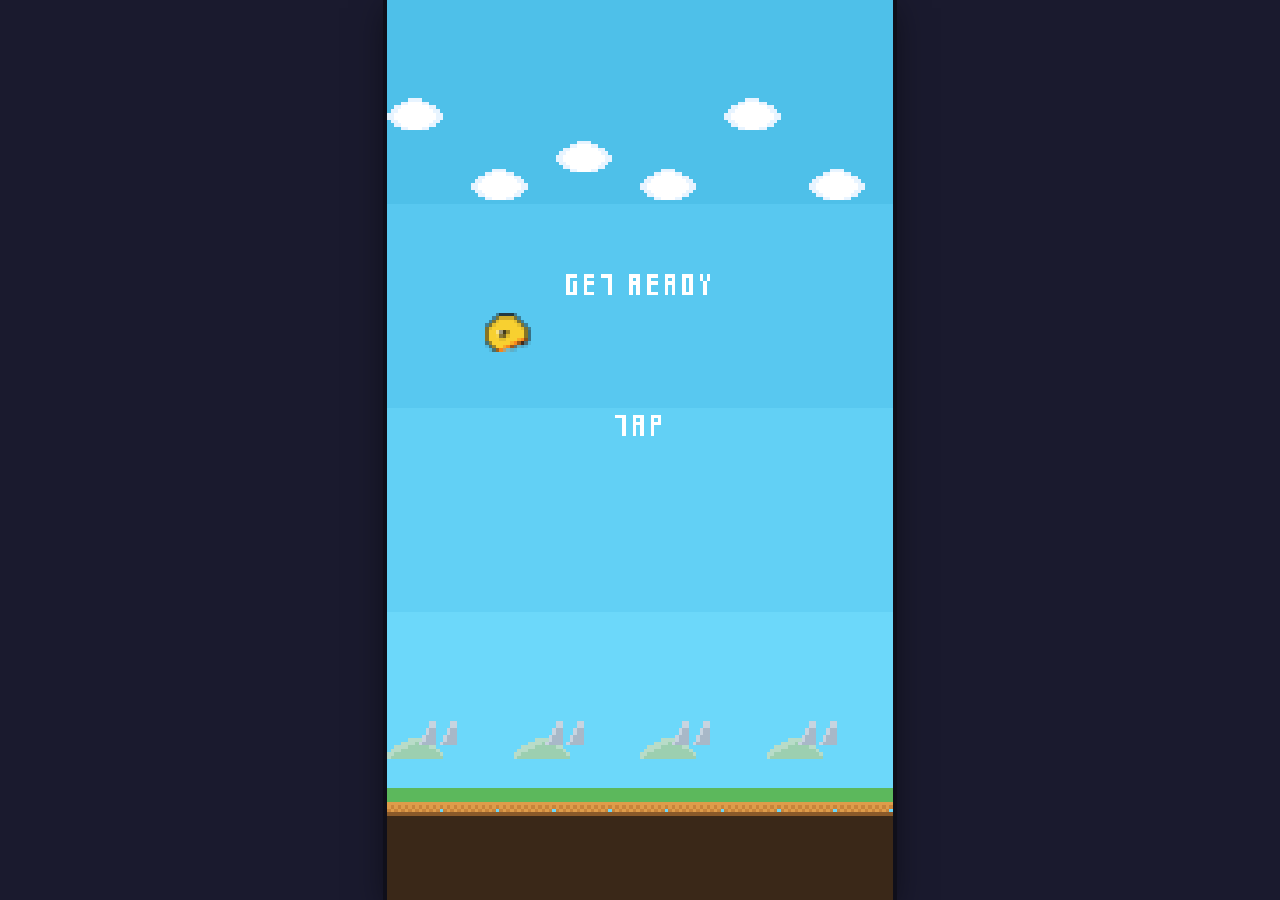
<file: index.html>
<!DOCTYPE html>
<html lang="pl">
<head>
  <meta charset="UTF-8" />
  <meta name="viewport" content="width=device-width, initial-scale=1, maximum-scale=1, user-scalable=no" />
  <title>Mikołaj Sojka - Software Engineer</title>
  <link rel="icon" href="me.jpg" type="image/jpg" />
  <link rel="stylesheet" href="style.min.css" />
</head>
<body>
  <div id="wrap">
    <div id="stage">
      <canvas id="game" width="144" height="256"></canvas>
      <div id="contact">
        <div id="contact-art-wrap">
          <canvas id="contact-art"></canvas>
          <a href="mailto:mikolaj.sojka@gmail.com">mikolaj.sojka@gmail.com</a>
        </div>
        <div id="contact-footer">
          <button type="button" id="play-btn" disabled aria-label="Play">
            <canvas id="play-label" width="40" height="8"></canvas>
          </button>
        </div>
      </div>
    </div>
  </div>
  <script type="module" src="game.min.js"></script>
</body>
</html>
</file>
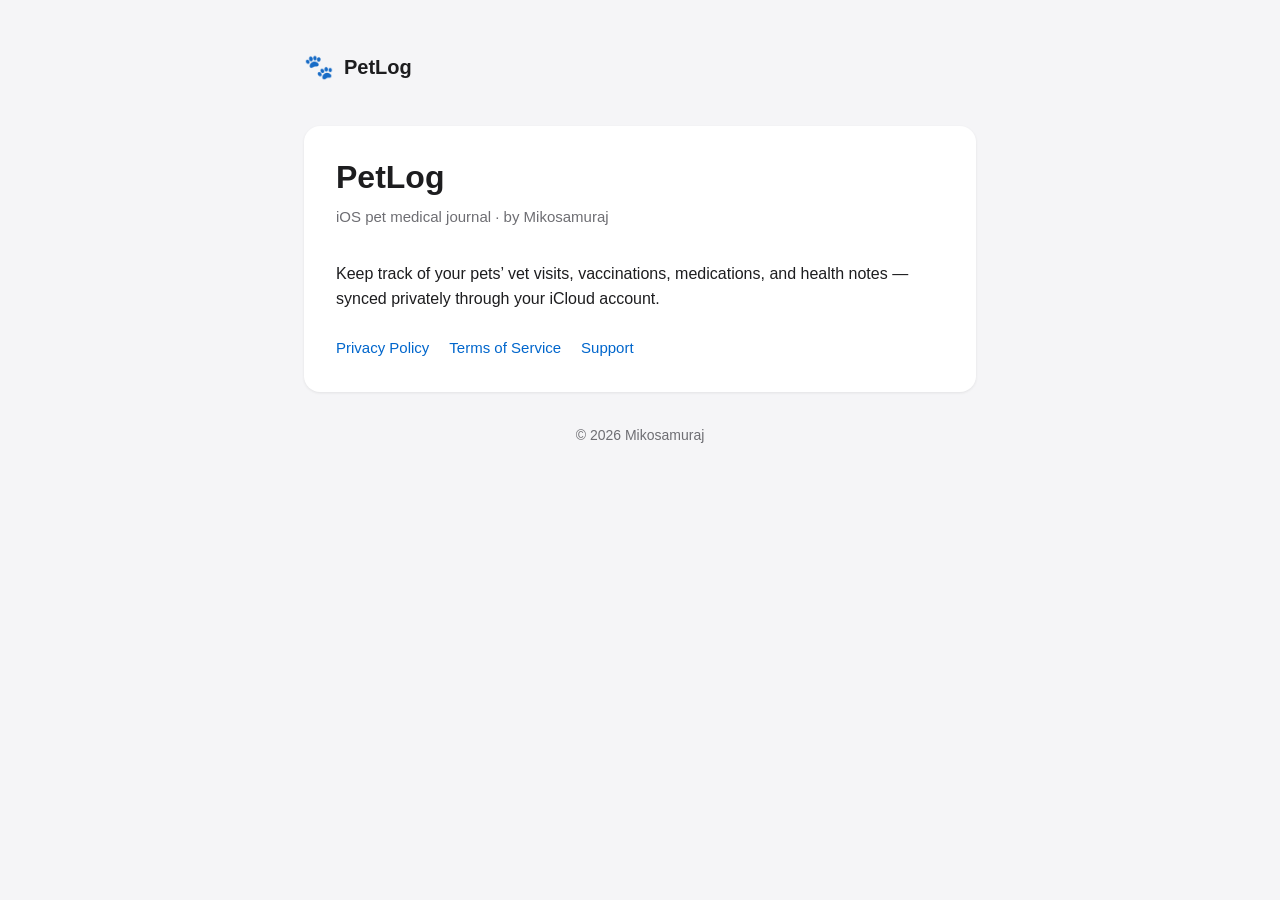
<file: petlog/index.html>
<!doctype html>
<html lang="en">
<head>
    <meta charset="UTF-8">
    <meta name="viewport" content="width=device-width, initial-scale=1">
    <title>PetLog</title>
    <meta name="description" content="PetLog — iOS pet medical journal app.">
    <link rel="stylesheet" href="style.css">
</head>
<body>
<div class="page">
    <header>
        <span class="logo">
            <span class="logo-icon" aria-hidden="true">🐾</span>
            <span>PetLog</span>
        </span>
    </header>

    <main class="card">
        <h1>PetLog</h1>
        <p class="meta">iOS pet medical journal · by Mikosamuraj</p>
        <p>
            Keep track of your pets’ vet visits, vaccinations, medications, and health notes — synced privately
            through your iCloud account.
        </p>
        <nav style="margin-top: 24px;">
            <a href="privacy/">Privacy Policy</a>
            <a href="terms/">Terms of Service</a>
            <a href="support/">Support</a>
        </nav>
    </main>

    <footer>
        © 2026 Mikosamuraj
    </footer>
</div>
</body>
</html>
</file>
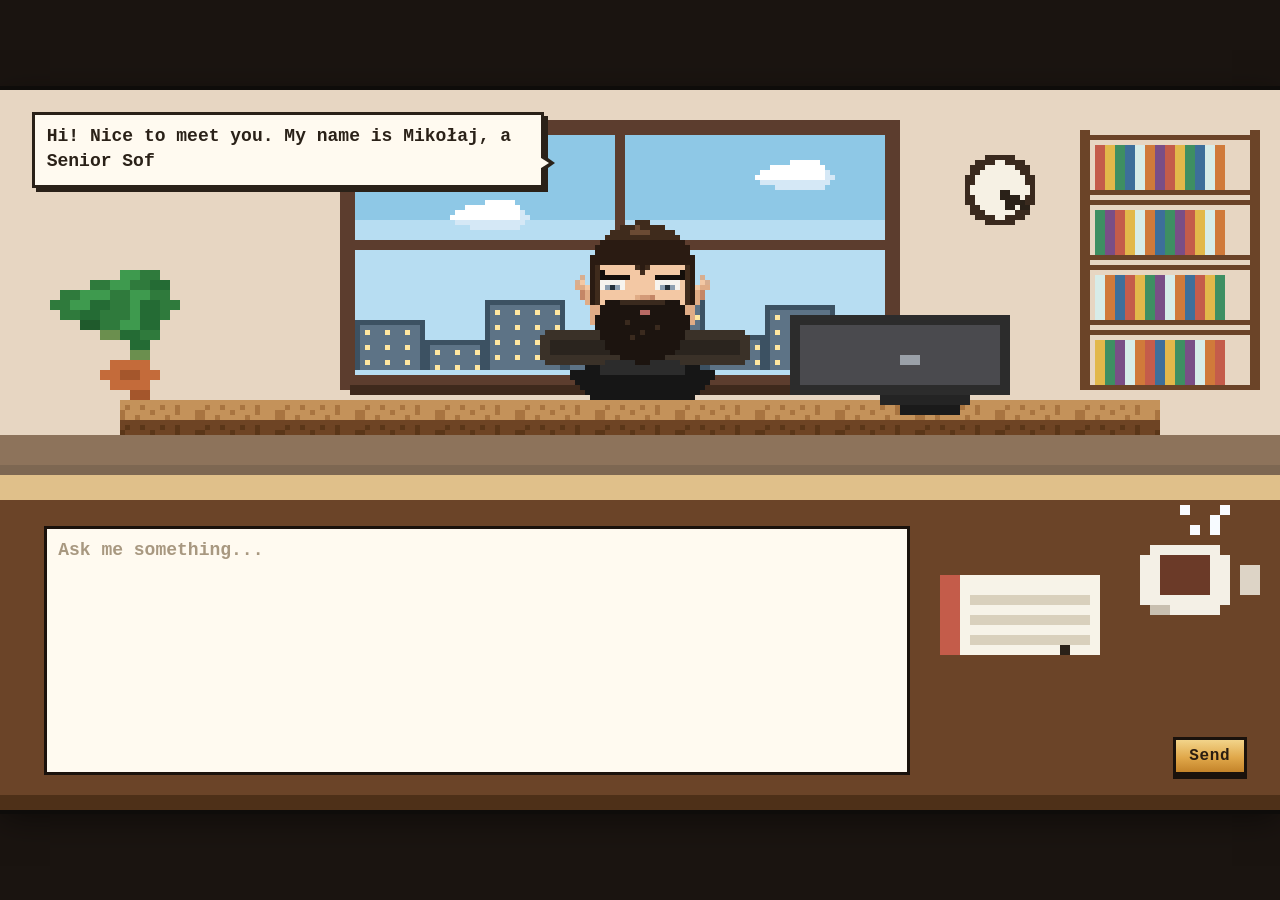
<file: virtual-me/index.html>
<!DOCTYPE html>
<html lang="en">
<head>
  <meta charset="UTF-8" />
  <meta name="viewport" content="width=device-width, initial-scale=1, maximum-scale=1, user-scalable=no" />
  <meta name="theme-color" content="#1a1410" />
  <title>Mikołaj Sojka — Software Engineer</title>
  <link rel="icon" href="me.jpg" type="image/jpg" />
  <link rel="stylesheet" href="style.min.css" />
</head>
<body>
  <div id="wrap">
    <div id="stage">
      <canvas id="scene" width="256" height="144"></canvas>
      <div id="bubble" role="status" aria-live="polite">
        <p id="bubble-text"></p>
      </div>
      <form id="chat">
        <textarea
          id="chat-input"
          name="question"
          maxlength="500"
          autocomplete="off"
          placeholder="Ask me something..."
          aria-label="Ask Mikołaj a question"
        ></textarea>
        <button id="send-btn" type="submit">Send</button>
      </form>
    </div>
  </div>
  <script type="module" src="app.min.js"></script>
</body>
</html>
</file>
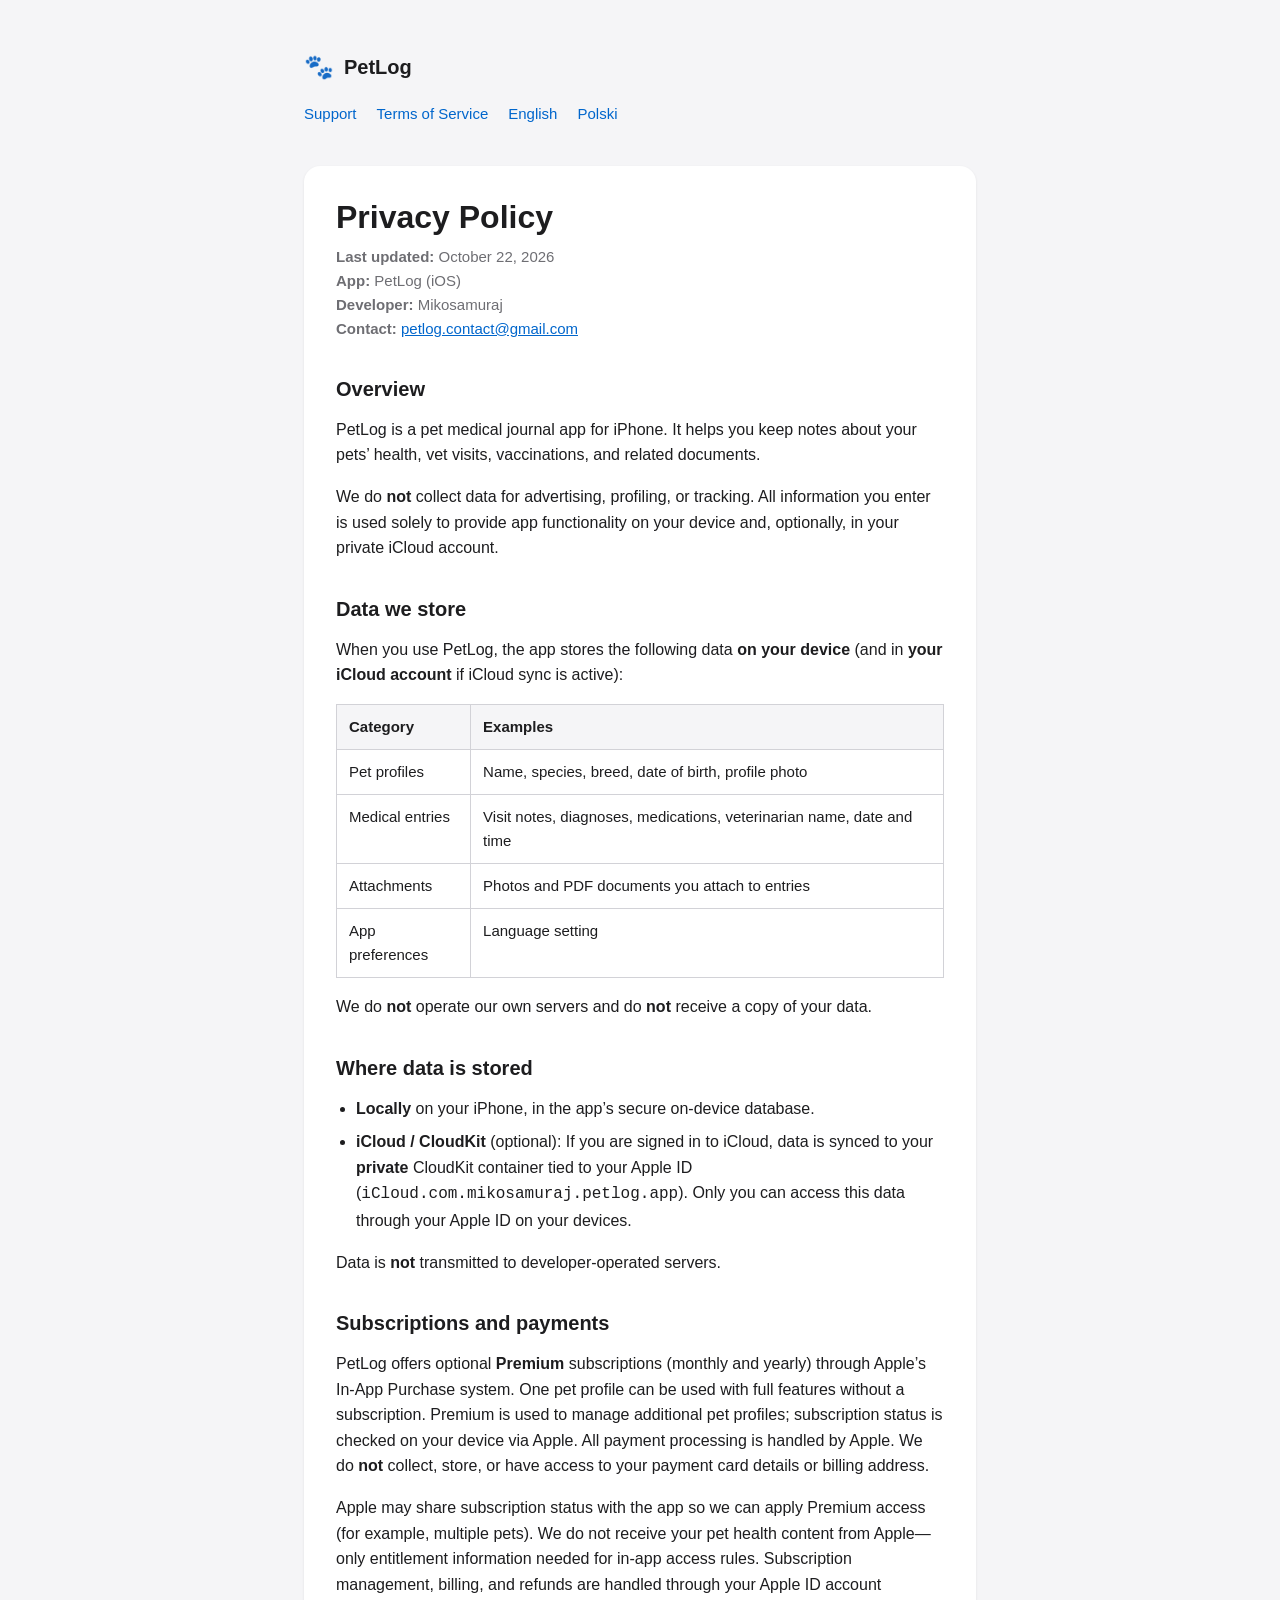
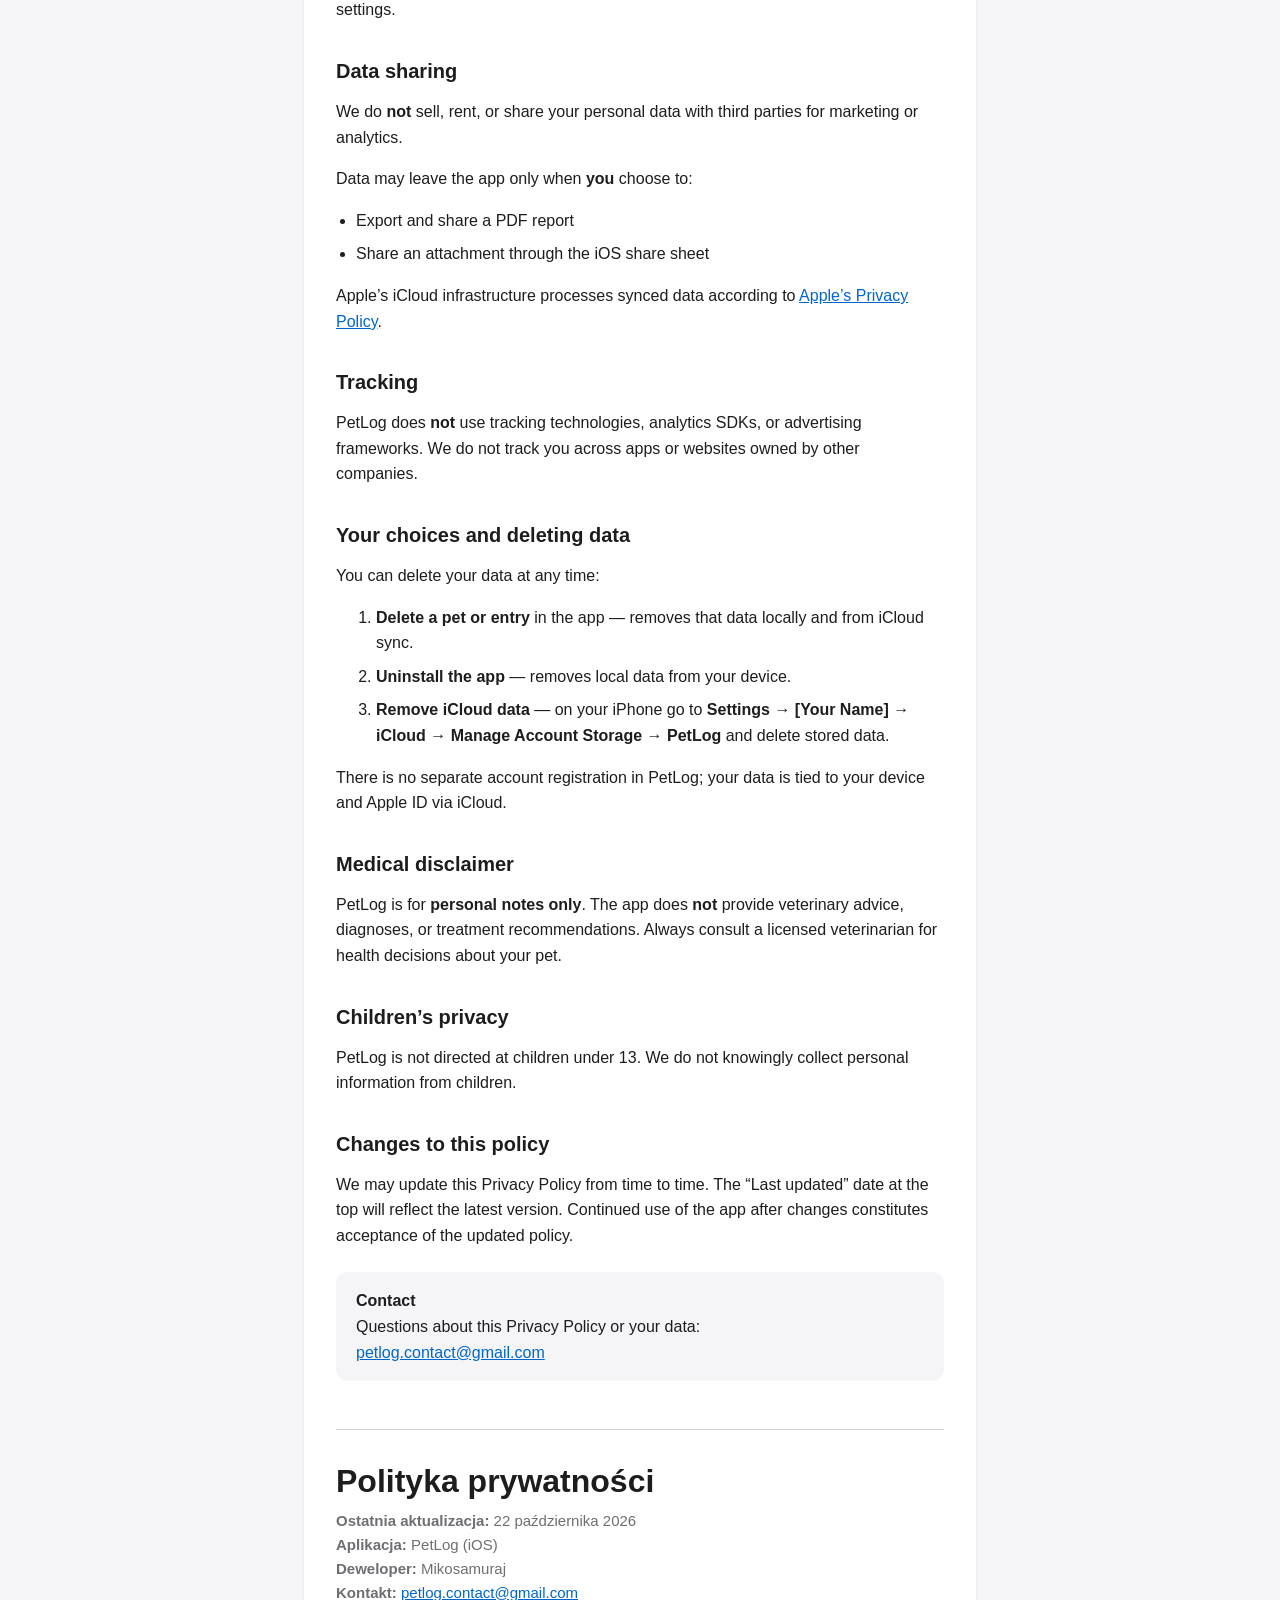
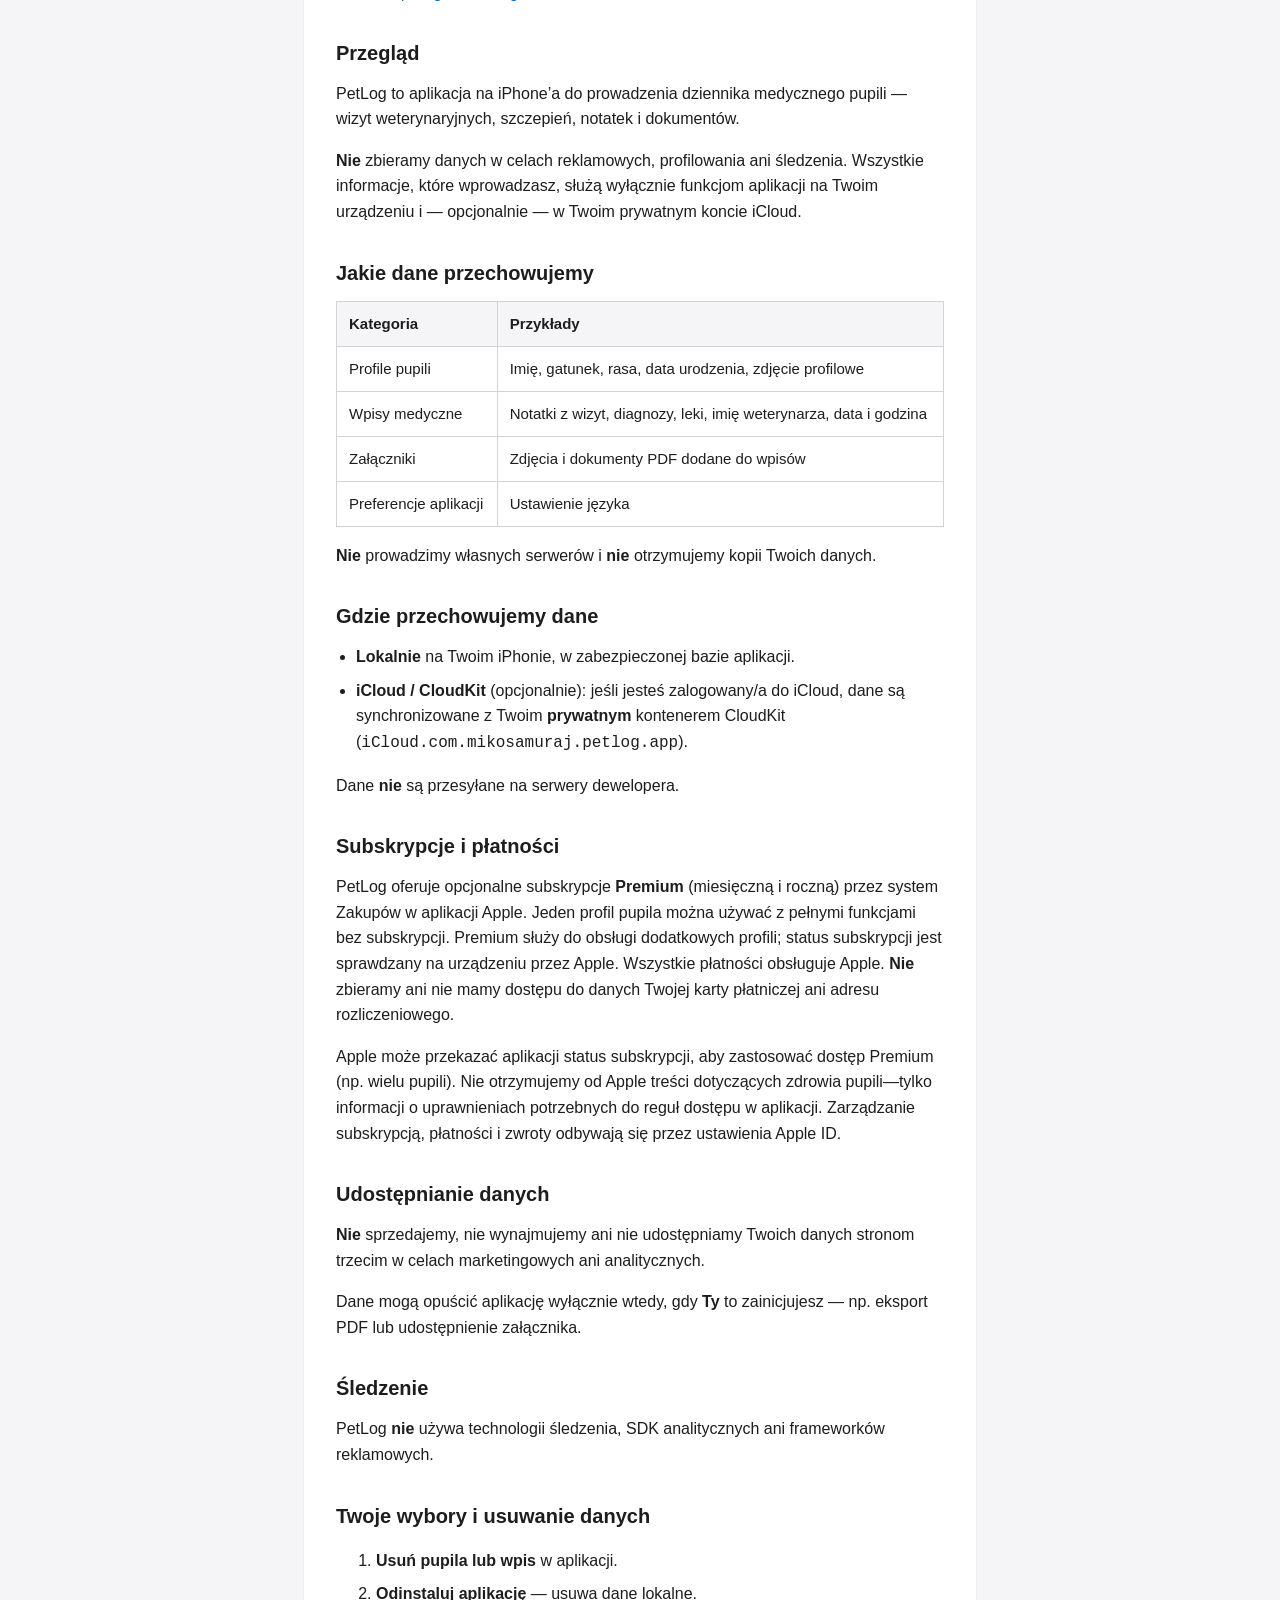
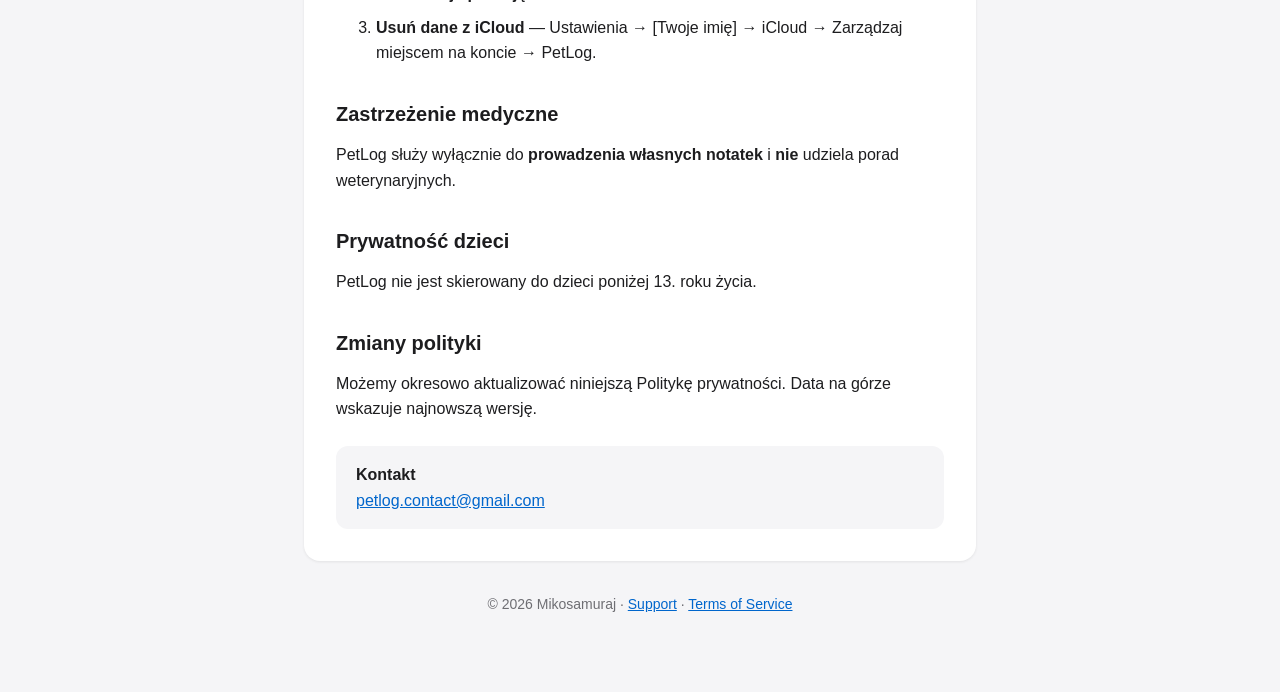
<file: petlog/privacy/index.html>
<!doctype html>
<html lang="en">
<head>
    <meta charset="UTF-8">
    <meta name="viewport" content="width=device-width, initial-scale=1">
    <title>PetLog — Privacy Policy</title>
    <meta name="description" content="Privacy Policy for PetLog, an iOS pet medical journal app.">
    <link rel="stylesheet" href="../style.css">
</head>
<body>
<div class="page">
    <header>
        <a class="logo" href="../">
            <span class="logo-icon" aria-hidden="true">🐾</span>
            <span>PetLog</span>
        </a>
        <nav>
            <a href="../support/">Support</a>
            <a href="../terms/">Terms of Service</a>
            <a href="#english">English</a>
            <a href="#polski">Polski</a>
        </nav>
    </header>

    <main class="card" id="english">
        <h1>Privacy Policy</h1>
        <p class="meta">
            <strong>Last updated:</strong> October 22, 2026<br>
            <strong>App:</strong> PetLog (iOS)<br>
            <strong>Developer:</strong> Mikosamuraj<br>
            <strong>Contact:</strong> <a href="mailto:petlog.contact@gmail.com">petlog.contact@gmail.com</a>
        </p>

        <h2>Overview</h2>
        <p>
            PetLog is a pet medical journal app for iPhone. It helps you keep notes about your pets’ health,
            vet visits, vaccinations, and related documents.
        </p>
        <p>
            We do <strong>not</strong> collect data for advertising, profiling, or tracking. All information you enter
            is used solely to provide app functionality on your device and, optionally, in your private iCloud account.
        </p>

        <h2>Data we store</h2>
        <p>When you use PetLog, the app stores the following data <strong>on your device</strong> (and in <strong>your iCloud account</strong> if iCloud sync is active):</p>
        <table>
            <thead>
            <tr>
                <th>Category</th>
                <th>Examples</th>
            </tr>
            </thead>
            <tbody>
            <tr>
                <td>Pet profiles</td>
                <td>Name, species, breed, date of birth, profile photo</td>
            </tr>
            <tr>
                <td>Medical entries</td>
                <td>Visit notes, diagnoses, medications, veterinarian name, date and time</td>
            </tr>
            <tr>
                <td>Attachments</td>
                <td>Photos and PDF documents you attach to entries</td>
            </tr>
            <tr>
                <td>App preferences</td>
                <td>Language setting</td>
            </tr>
            </tbody>
        </table>
        <p>We do <strong>not</strong> operate our own servers and do <strong>not</strong> receive a copy of your data.</p>

        <h2>Where data is stored</h2>
        <ul>
            <li><strong>Locally</strong> on your iPhone, in the app’s secure on-device database.</li>
            <li><strong>iCloud / CloudKit</strong> (optional): If you are signed in to iCloud, data is synced to your <strong>private</strong> CloudKit container tied to your Apple ID (<code>iCloud.com.mikosamuraj.petlog.app</code>). Only you can access this data through your Apple ID on your devices.</li>
        </ul>
        <p>Data is <strong>not</strong> transmitted to developer-operated servers.</p>

        <h2>Subscriptions and payments</h2>
        <p>
            PetLog offers optional <strong>Premium</strong> subscriptions (monthly and yearly) through Apple’s
            In-App Purchase system. One pet profile can be used with full features without a subscription.
            Premium is used to manage additional pet profiles; subscription status is checked on your device via Apple.
            All payment processing is handled by Apple. We do <strong>not</strong> collect, store, or have access to
            your payment card details or billing address.
        </p>
        <p>
            Apple may share subscription status with the app so we can apply Premium access (for example, multiple
            pets). We do not receive your pet health content from Apple—only entitlement information needed for
            in-app access rules. Subscription management, billing, and refunds are handled through your Apple ID
            account settings.
        </p>

        <h2>Data sharing</h2>
        <p>
            We do <strong>not</strong> sell, rent, or share your personal data with third parties for marketing or analytics.
        </p>
        <p>Data may leave the app only when <strong>you</strong> choose to:</p>
        <ul>
            <li>Export and share a PDF report</li>
            <li>Share an attachment through the iOS share sheet</li>
        </ul>
        <p>
            Apple’s iCloud infrastructure processes synced data according to
            <a href="https://www.apple.com/legal/privacy/" target="_blank" rel="noopener noreferrer">Apple’s Privacy Policy</a>.
        </p>

        <h2>Tracking</h2>
        <p>
            PetLog does <strong>not</strong> use tracking technologies, analytics SDKs, or advertising frameworks.
            We do not track you across apps or websites owned by other companies.
        </p>

        <h2>Your choices and deleting data</h2>
        <p>You can delete your data at any time:</p>
        <ol>
            <li><strong>Delete a pet or entry</strong> in the app — removes that data locally and from iCloud sync.</li>
            <li><strong>Uninstall the app</strong> — removes local data from your device.</li>
            <li><strong>Remove iCloud data</strong> — on your iPhone go to <strong>Settings → [Your Name] → iCloud → Manage Account Storage → PetLog</strong> and delete stored data.</li>
        </ol>
        <p>There is no separate account registration in PetLog; your data is tied to your device and Apple ID via iCloud.</p>

        <h2>Medical disclaimer</h2>
        <p>
            PetLog is for <strong>personal notes only</strong>. The app does <strong>not</strong> provide veterinary advice,
            diagnoses, or treatment recommendations. Always consult a licensed veterinarian for health decisions about your pet.
        </p>

        <h2>Children’s privacy</h2>
        <p>PetLog is not directed at children under 13. We do not knowingly collect personal information from children.</p>

        <h2>Changes to this policy</h2>
        <p>
            We may update this Privacy Policy from time to time. The “Last updated” date at the top will reflect the latest version.
            Continued use of the app after changes constitutes acceptance of the updated policy.
        </p>

        <div class="contact-box">
            <strong>Contact</strong><br>
            Questions about this Privacy Policy or your data:<br>
            <a href="mailto:petlog.contact@gmail.com">petlog.contact@gmail.com</a>
        </div>

        <hr class="lang-divider" id="polski">

        <h1>Polityka prywatności</h1>
        <p class="meta">
            <strong>Ostatnia aktualizacja:</strong> 22 października 2026<br>
            <strong>Aplikacja:</strong> PetLog (iOS)<br>
            <strong>Deweloper:</strong> Mikosamuraj<br>
            <strong>Kontakt:</strong> <a href="mailto:petlog.contact@gmail.com">petlog.contact@gmail.com</a>
        </p>

        <h2>Przegląd</h2>
        <p>
            PetLog to aplikacja na iPhone’a do prowadzenia dziennika medycznego pupili — wizyt weterynaryjnych,
            szczepień, notatek i dokumentów.
        </p>
        <p>
            <strong>Nie</strong> zbieramy danych w celach reklamowych, profilowania ani śledzenia. Wszystkie informacje,
            które wprowadzasz, służą wyłącznie funkcjom aplikacji na Twoim urządzeniu i — opcjonalnie — w Twoim prywatnym koncie iCloud.
        </p>

        <h2>Jakie dane przechowujemy</h2>
        <table>
            <thead>
            <tr>
                <th>Kategoria</th>
                <th>Przykłady</th>
            </tr>
            </thead>
            <tbody>
            <tr>
                <td>Profile pupili</td>
                <td>Imię, gatunek, rasa, data urodzenia, zdjęcie profilowe</td>
            </tr>
            <tr>
                <td>Wpisy medyczne</td>
                <td>Notatki z wizyt, diagnozy, leki, imię weterynarza, data i godzina</td>
            </tr>
            <tr>
                <td>Załączniki</td>
                <td>Zdjęcia i dokumenty PDF dodane do wpisów</td>
            </tr>
            <tr>
                <td>Preferencje aplikacji</td>
                <td>Ustawienie języka</td>
            </tr>
            </tbody>
        </table>
        <p><strong>Nie</strong> prowadzimy własnych serwerów i <strong>nie</strong> otrzymujemy kopii Twoich danych.</p>

        <h2>Gdzie przechowujemy dane</h2>
        <ul>
            <li><strong>Lokalnie</strong> na Twoim iPhonie, w zabezpieczonej bazie aplikacji.</li>
            <li><strong>iCloud / CloudKit</strong> (opcjonalnie): jeśli jesteś zalogowany/a do iCloud, dane są synchronizowane z Twoim <strong>prywatnym</strong> kontenerem CloudKit (<code>iCloud.com.mikosamuraj.petlog.app</code>).</li>
        </ul>
        <p>Dane <strong>nie</strong> są przesyłane na serwery dewelopera.</p>

        <h2>Subskrypcje i płatności</h2>
        <p>
            PetLog oferuje opcjonalne subskrypcje <strong>Premium</strong> (miesięczną i roczną) przez system Zakupów
            w aplikacji Apple. Jeden profil pupila można używać z pełnymi funkcjami bez subskrypcji. Premium służy
            do obsługi dodatkowych profili; status subskrypcji jest sprawdzany na urządzeniu przez Apple.
            Wszystkie płatności obsługuje Apple. <strong>Nie</strong> zbieramy ani nie mamy dostępu do danych Twojej
            karty płatniczej ani adresu rozliczeniowego.
        </p>
        <p>
            Apple może przekazać aplikacji status subskrypcji, aby zastosować dostęp Premium (np. wielu pupili).
            Nie otrzymujemy od Apple treści dotyczących zdrowia pupili—tylko informacji o uprawnieniach potrzebnych
            do reguł dostępu w aplikacji. Zarządzanie subskrypcją, płatności i zwroty odbywają się przez ustawienia Apple ID.
        </p>

        <h2>Udostępnianie danych</h2>
        <p><strong>Nie</strong> sprzedajemy, nie wynajmujemy ani nie udostępniamy Twoich danych stronom trzecim w celach marketingowych ani analitycznych.</p>
        <p>Dane mogą opuścić aplikację wyłącznie wtedy, gdy <strong>Ty</strong> to zainicjujesz — np. eksport PDF lub udostępnienie załącznika.</p>

        <h2>Śledzenie</h2>
        <p>PetLog <strong>nie</strong> używa technologii śledzenia, SDK analitycznych ani frameworków reklamowych.</p>

        <h2>Twoje wybory i usuwanie danych</h2>
        <ol>
            <li><strong>Usuń pupila lub wpis</strong> w aplikacji.</li>
            <li><strong>Odinstaluj aplikację</strong> — usuwa dane lokalne.</li>
            <li><strong>Usuń dane z iCloud</strong> — Ustawienia → [Twoje imię] → iCloud → Zarządzaj miejscem na koncie → PetLog.</li>
        </ol>

        <h2>Zastrzeżenie medyczne</h2>
        <p>PetLog służy wyłącznie do <strong>prowadzenia własnych notatek</strong> i <strong>nie</strong> udziela porad weterynaryjnych.</p>

        <h2>Prywatność dzieci</h2>
        <p>PetLog nie jest skierowany do dzieci poniżej 13. roku życia.</p>

        <h2>Zmiany polityki</h2>
        <p>Możemy okresowo aktualizować niniejszą Politykę prywatności. Data na górze wskazuje najnowszą wersję.</p>

        <div class="contact-box">
            <strong>Kontakt</strong><br>
            <a href="mailto:petlog.contact@gmail.com">petlog.contact@gmail.com</a>
        </div>
    </main>

    <footer>
        © 2026 Mikosamuraj · <a href="../support/">Support</a> · <a href="../terms/">Terms of Service</a>
    </footer>
</div>
</body>
</html>
</file>
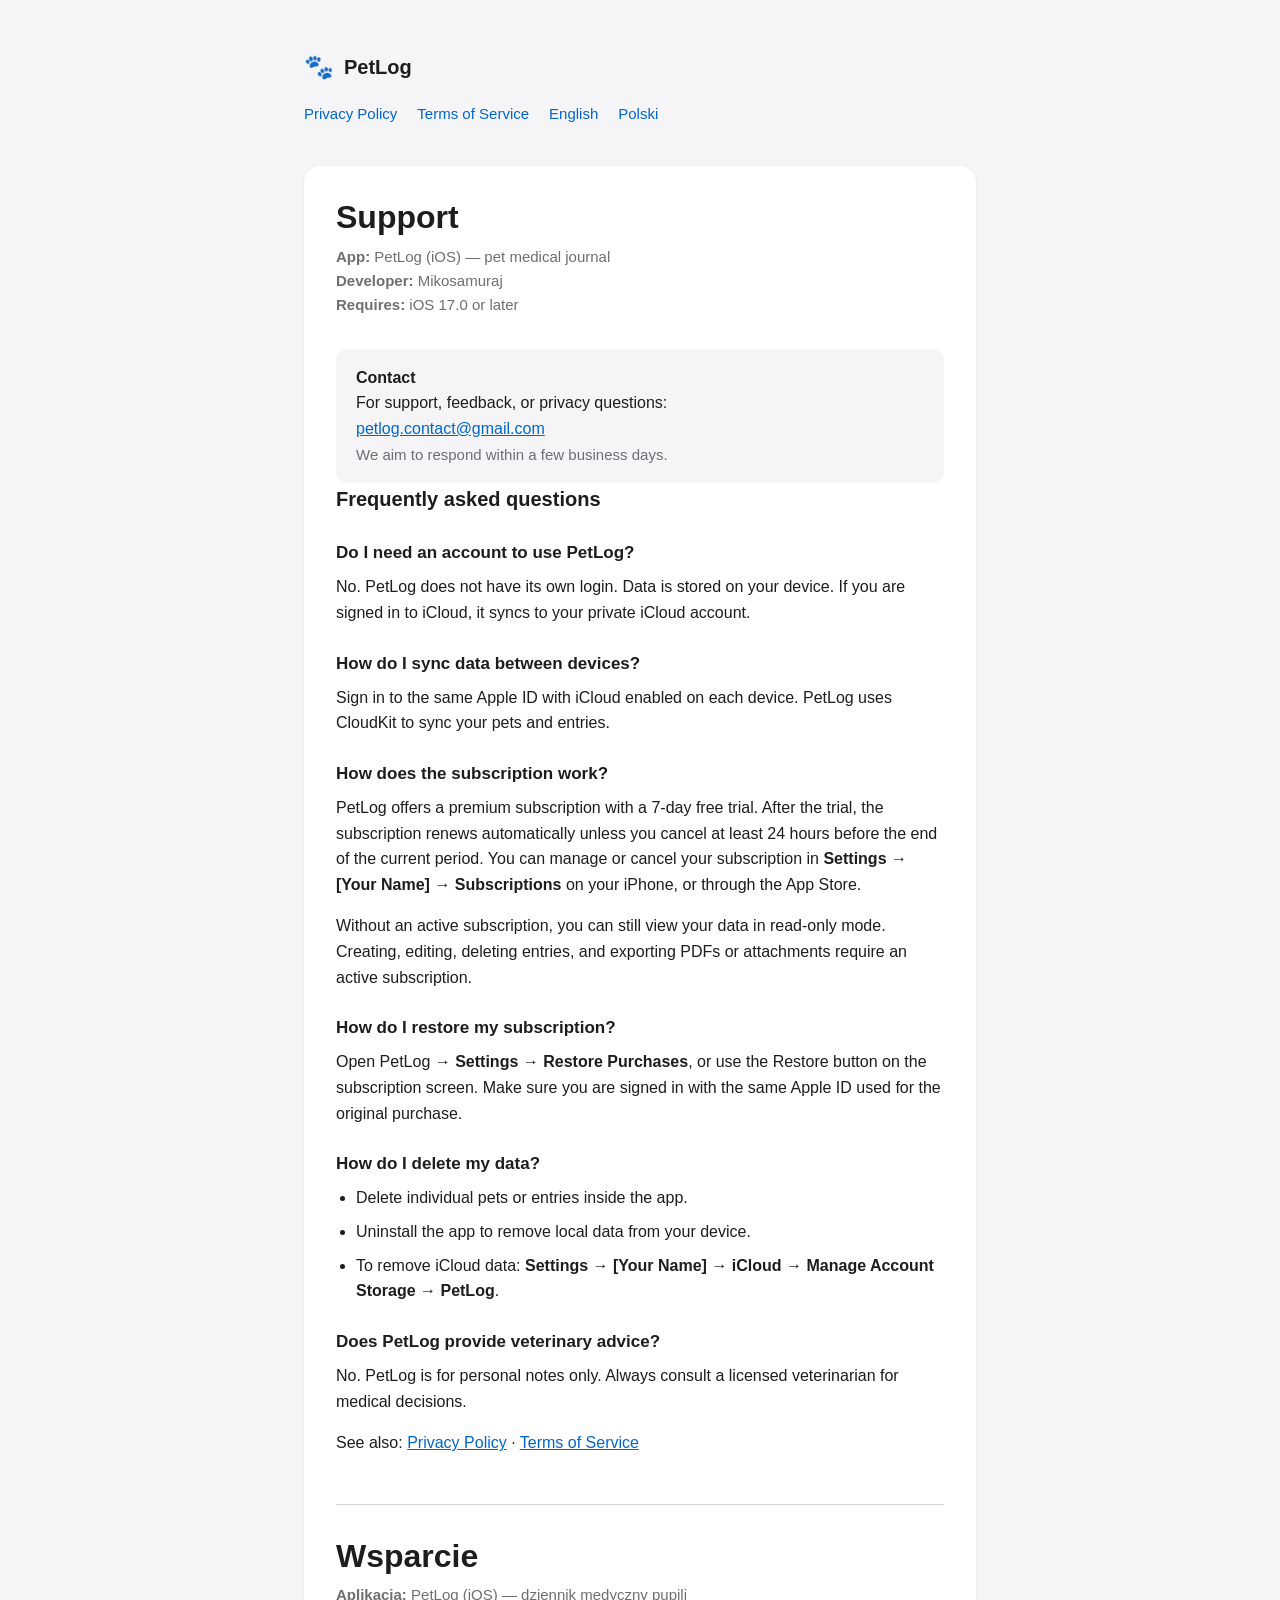
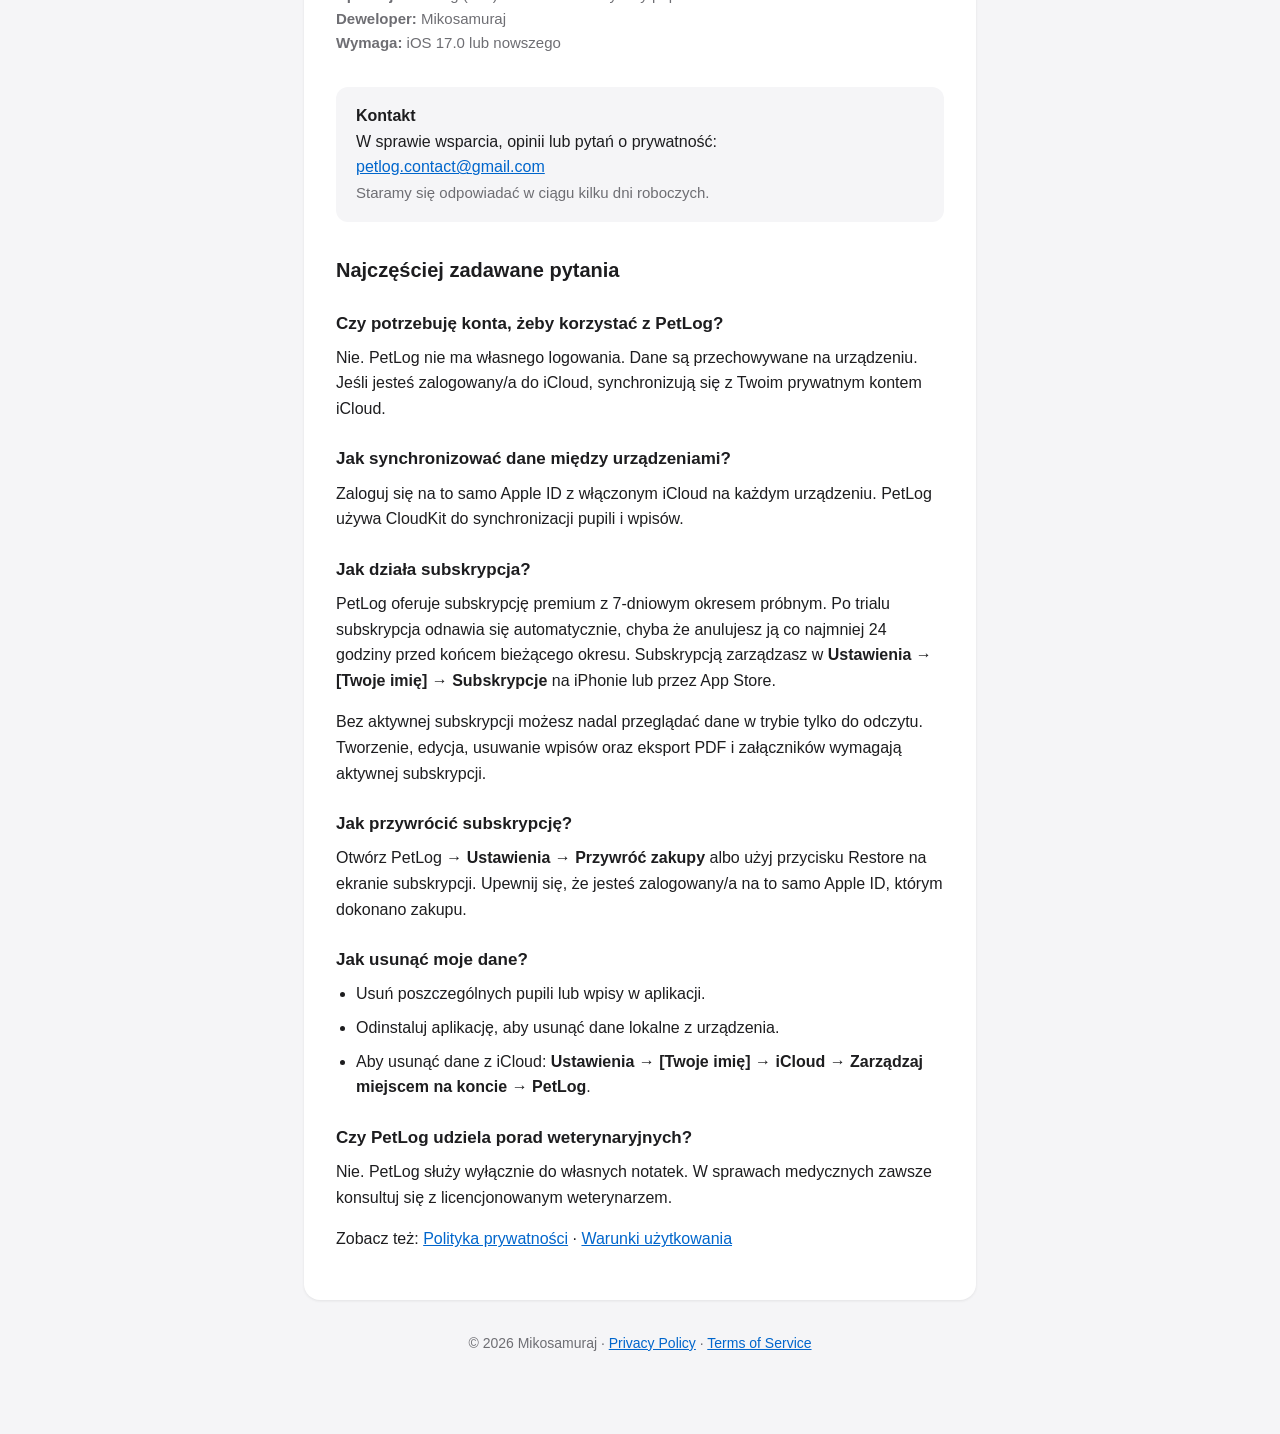
<file: petlog/support/index.html>
<!doctype html>
<html lang="en">
<head>
    <meta charset="UTF-8">
    <meta name="viewport" content="width=device-width, initial-scale=1">
    <title>PetLog — Support</title>
    <meta name="description" content="Support and FAQ for PetLog, an iOS pet medical journal app.">
    <link rel="stylesheet" href="../style.css">
</head>
<body>
<div class="page">
    <header>
        <a class="logo" href="../">
            <span class="logo-icon" aria-hidden="true">🐾</span>
            <span>PetLog</span>
        </a>
        <nav>
            <a href="../privacy/">Privacy Policy</a>
            <a href="../terms/">Terms of Service</a>
            <a href="#english">English</a>
            <a href="#polski">Polski</a>
        </nav>
    </header>

    <main class="card" id="english">
        <h1>Support</h1>
        <p class="meta">
            <strong>App:</strong> PetLog (iOS) — pet medical journal<br>
            <strong>Developer:</strong> Mikosamuraj<br>
            <strong>Requires:</strong> iOS 17.0 or later
        </p>

        <div class="contact-box">
            <strong>Contact</strong><br>
            For support, feedback, or privacy questions:<br>
            <a href="mailto:petlog.contact@gmail.com?subject=PetLog%20Support">petlog.contact@gmail.com</a><br>
            <span style="color:#6e6e73;font-size:0.9375rem;">We aim to respond within a few business days.</span>
        </div>

        <h2>Frequently asked questions</h2>

        <h3>Do I need an account to use PetLog?</h3>
        <p>
            No. PetLog does not have its own login. Data is stored on your device. If you are signed in to iCloud,
            it syncs to your private iCloud account.
        </p>

        <h3>How do I sync data between devices?</h3>
        <p>
            Sign in to the same Apple ID with iCloud enabled on each device. PetLog uses CloudKit to sync your pets and entries.
        </p>

        <h3>How does the subscription work?</h3>
        <p>
            PetLog offers a premium subscription with a 7-day free trial. After the trial, the subscription renews automatically
            unless you cancel at least 24 hours before the end of the current period. You can manage or cancel your subscription
            in <strong>Settings → [Your Name] → Subscriptions</strong> on your iPhone, or through the App Store.
        </p>
        <p>
            Without an active subscription, you can still view your data in read-only mode. Creating, editing, deleting entries,
            and exporting PDFs or attachments require an active subscription.
        </p>

        <h3>How do I restore my subscription?</h3>
        <p>
            Open PetLog → <strong>Settings → Restore Purchases</strong>, or use the Restore button on the subscription screen.
            Make sure you are signed in with the same Apple ID used for the original purchase.
        </p>

        <h3>How do I delete my data?</h3>
        <ul>
            <li>Delete individual pets or entries inside the app.</li>
            <li>Uninstall the app to remove local data from your device.</li>
            <li>To remove iCloud data: <strong>Settings → [Your Name] → iCloud → Manage Account Storage → PetLog</strong>.</li>
        </ul>

        <h3>Does PetLog provide veterinary advice?</h3>
        <p>
            No. PetLog is for personal notes only. Always consult a licensed veterinarian for medical decisions.
        </p>

        <p>
            See also: <a href="../privacy/">Privacy Policy</a> · <a href="../terms/">Terms of Service</a>
        </p>

        <hr class="lang-divider" id="polski">

        <h1>Wsparcie</h1>
        <p class="meta">
            <strong>Aplikacja:</strong> PetLog (iOS) — dziennik medyczny pupili<br>
            <strong>Deweloper:</strong> Mikosamuraj<br>
            <strong>Wymaga:</strong> iOS 17.0 lub nowszego
        </p>

        <div class="contact-box">
            <strong>Kontakt</strong><br>
            W sprawie wsparcia, opinii lub pytań o prywatność:<br>
            <a href="mailto:petlog.contact@gmail.com?subject=PetLog%20Support">petlog.contact@gmail.com</a><br>
            <span style="color:#6e6e73;font-size:0.9375rem;">Staramy się odpowiadać w ciągu kilku dni roboczych.</span>
        </div>

        <h2>Najczęściej zadawane pytania</h2>

        <h3>Czy potrzebuję konta, żeby korzystać z PetLog?</h3>
        <p>
            Nie. PetLog nie ma własnego logowania. Dane są przechowywane na urządzeniu. Jeśli jesteś zalogowany/a do iCloud,
            synchronizują się z Twoim prywatnym kontem iCloud.
        </p>

        <h3>Jak synchronizować dane między urządzeniami?</h3>
        <p>
            Zaloguj się na to samo Apple ID z włączonym iCloud na każdym urządzeniu. PetLog używa CloudKit do synchronizacji pupili i wpisów.
        </p>

        <h3>Jak działa subskrypcja?</h3>
        <p>
            PetLog oferuje subskrypcję premium z 7-dniowym okresem próbnym. Po trialu subskrypcja odnawia się automatycznie,
            chyba że anulujesz ją co najmniej 24 godziny przed końcem bieżącego okresu. Subskrypcją zarządzasz w
            <strong>Ustawienia → [Twoje imię] → Subskrypcje</strong> na iPhonie lub przez App Store.
        </p>
        <p>
            Bez aktywnej subskrypcji możesz nadal przeglądać dane w trybie tylko do odczytu. Tworzenie, edycja, usuwanie wpisów
            oraz eksport PDF i załączników wymagają aktywnej subskrypcji.
        </p>

        <h3>Jak przywrócić subskrypcję?</h3>
        <p>
            Otwórz PetLog → <strong>Ustawienia → Przywróć zakupy</strong> albo użyj przycisku Restore na ekranie subskrypcji.
            Upewnij się, że jesteś zalogowany/a na to samo Apple ID, którym dokonano zakupu.
        </p>

        <h3>Jak usunąć moje dane?</h3>
        <ul>
            <li>Usuń poszczególnych pupili lub wpisy w aplikacji.</li>
            <li>Odinstaluj aplikację, aby usunąć dane lokalne z urządzenia.</li>
            <li>Aby usunąć dane z iCloud: <strong>Ustawienia → [Twoje imię] → iCloud → Zarządzaj miejscem na koncie → PetLog</strong>.</li>
        </ul>

        <h3>Czy PetLog udziela porad weterynaryjnych?</h3>
        <p>
            Nie. PetLog służy wyłącznie do własnych notatek. W sprawach medycznych zawsze konsultuj się z licencjonowanym weterynarzem.
        </p>

        <p>
            Zobacz też: <a href="../privacy/">Polityka prywatności</a> · <a href="../terms/">Warunki użytkowania</a>
        </p>
    </main>

    <footer>
        © 2026 Mikosamuraj · <a href="../privacy/">Privacy Policy</a> · <a href="../terms/">Terms of Service</a>
    </footer>
</div>
</body>
</html>
</file>
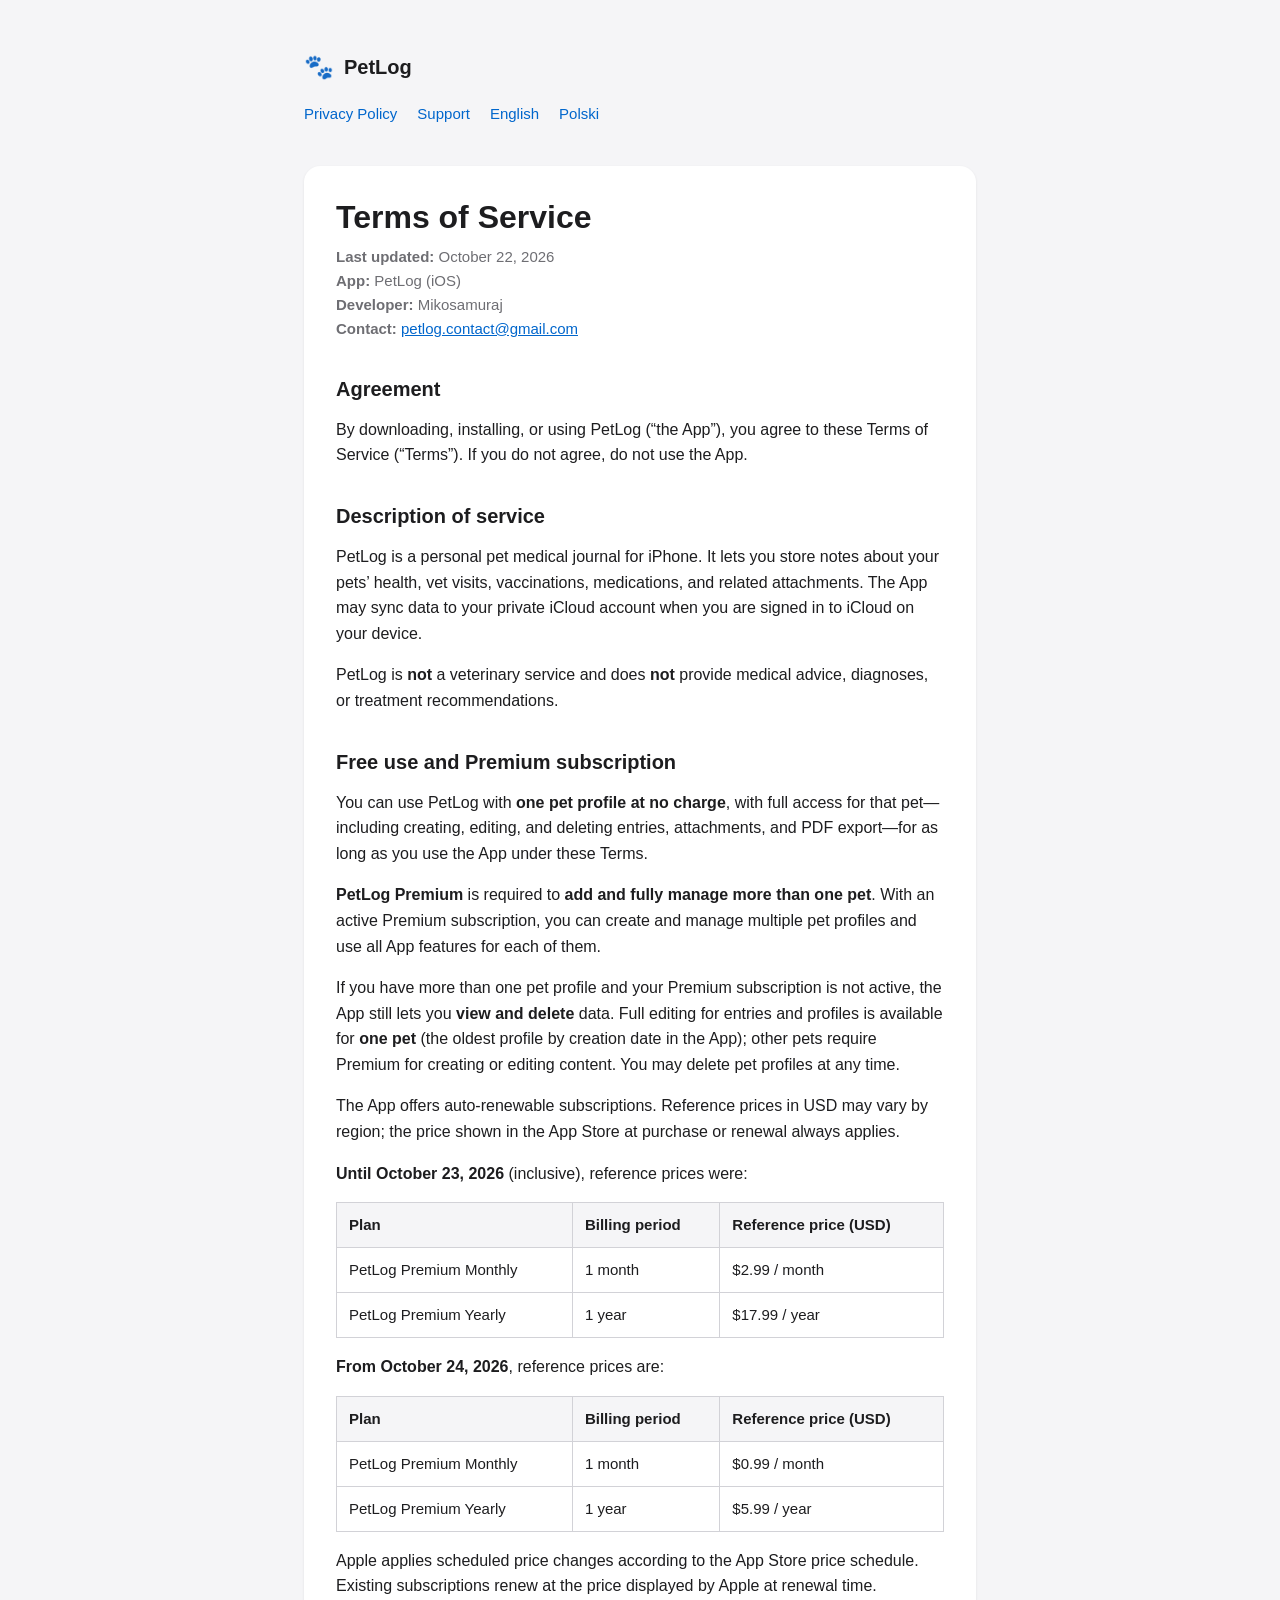
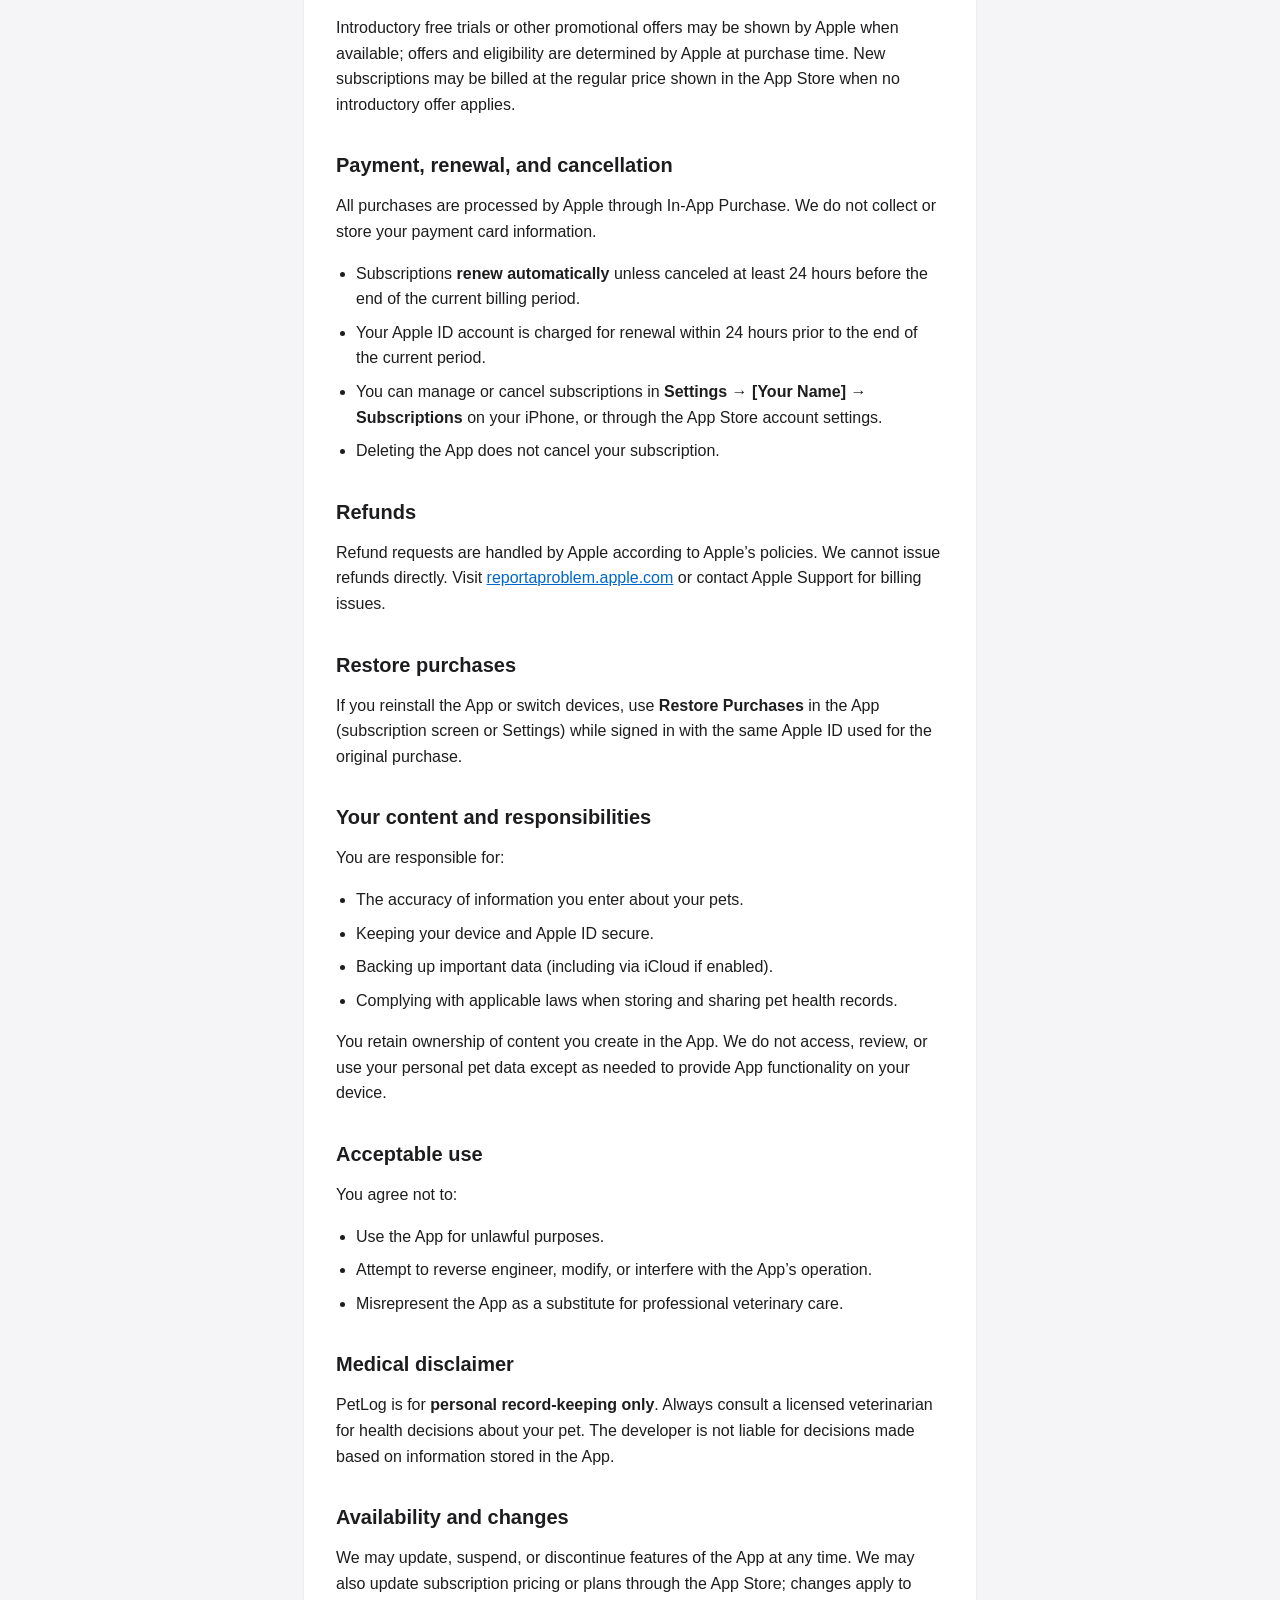
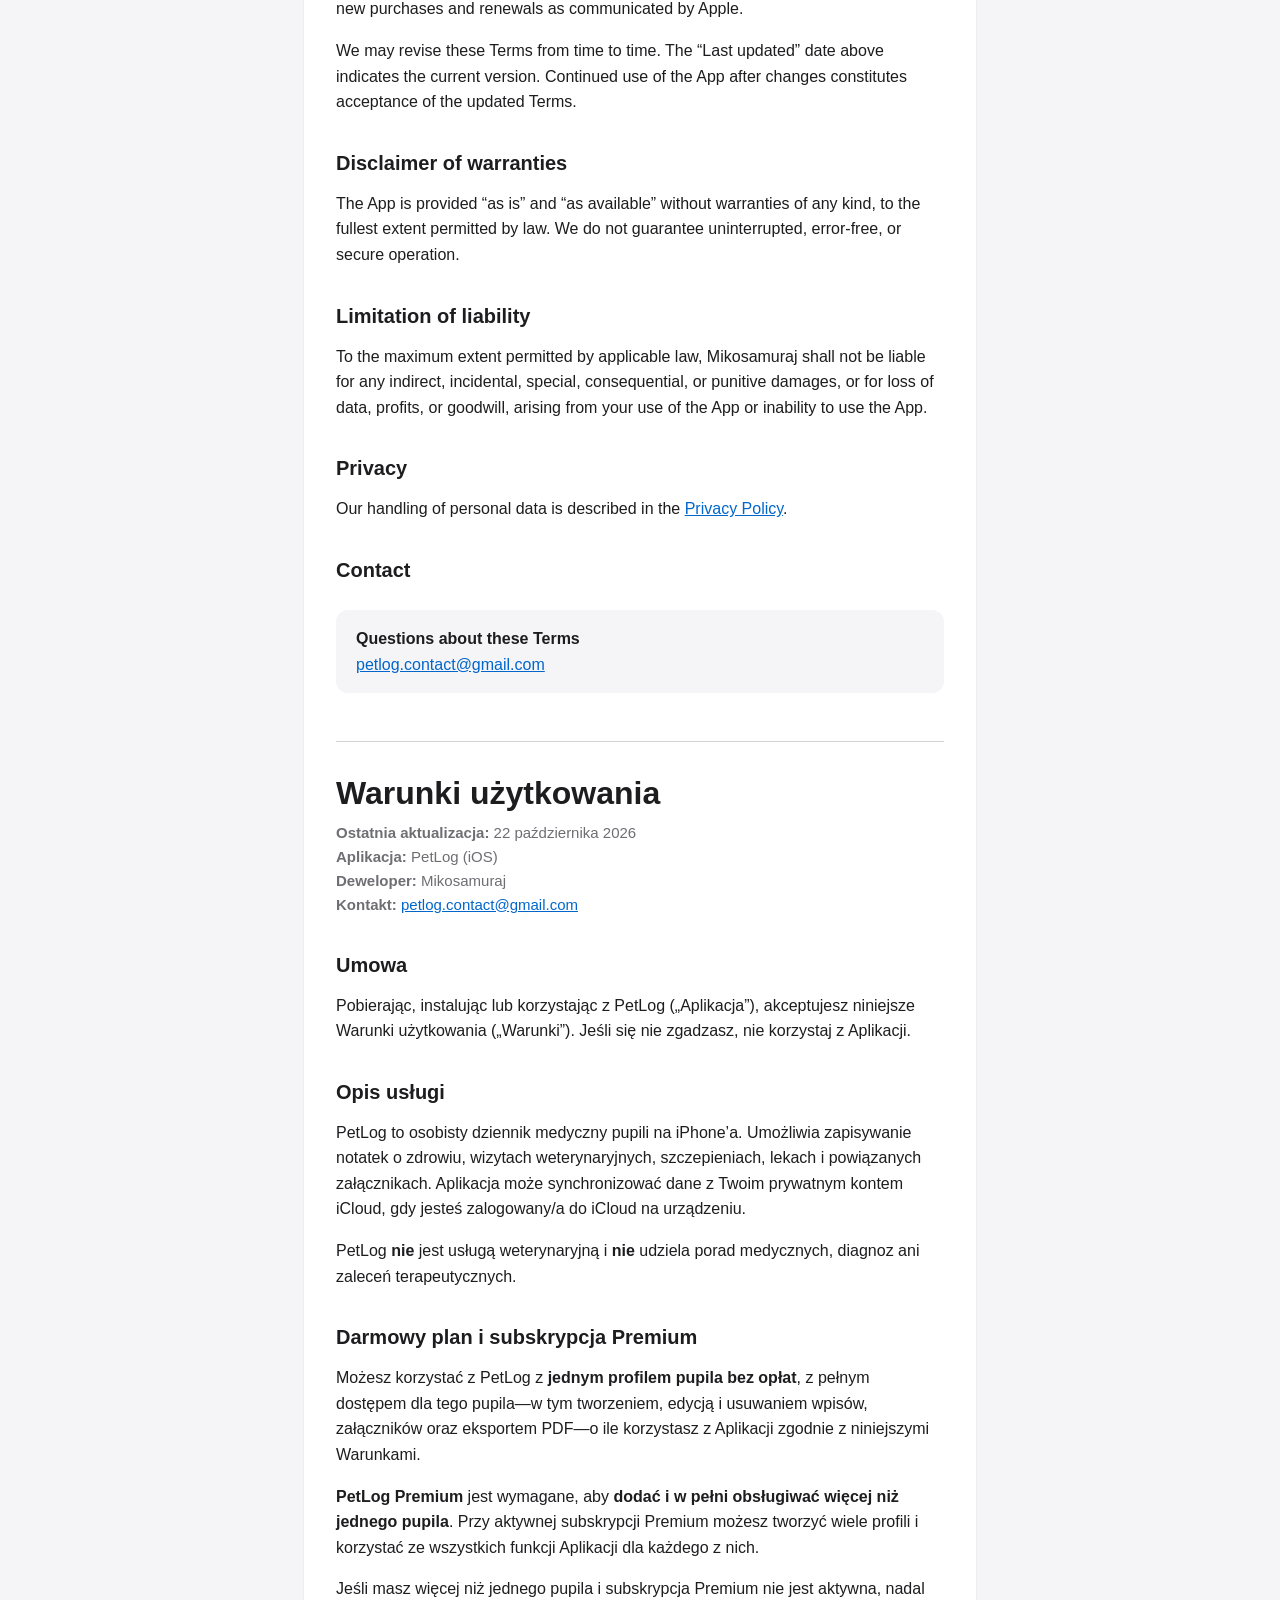
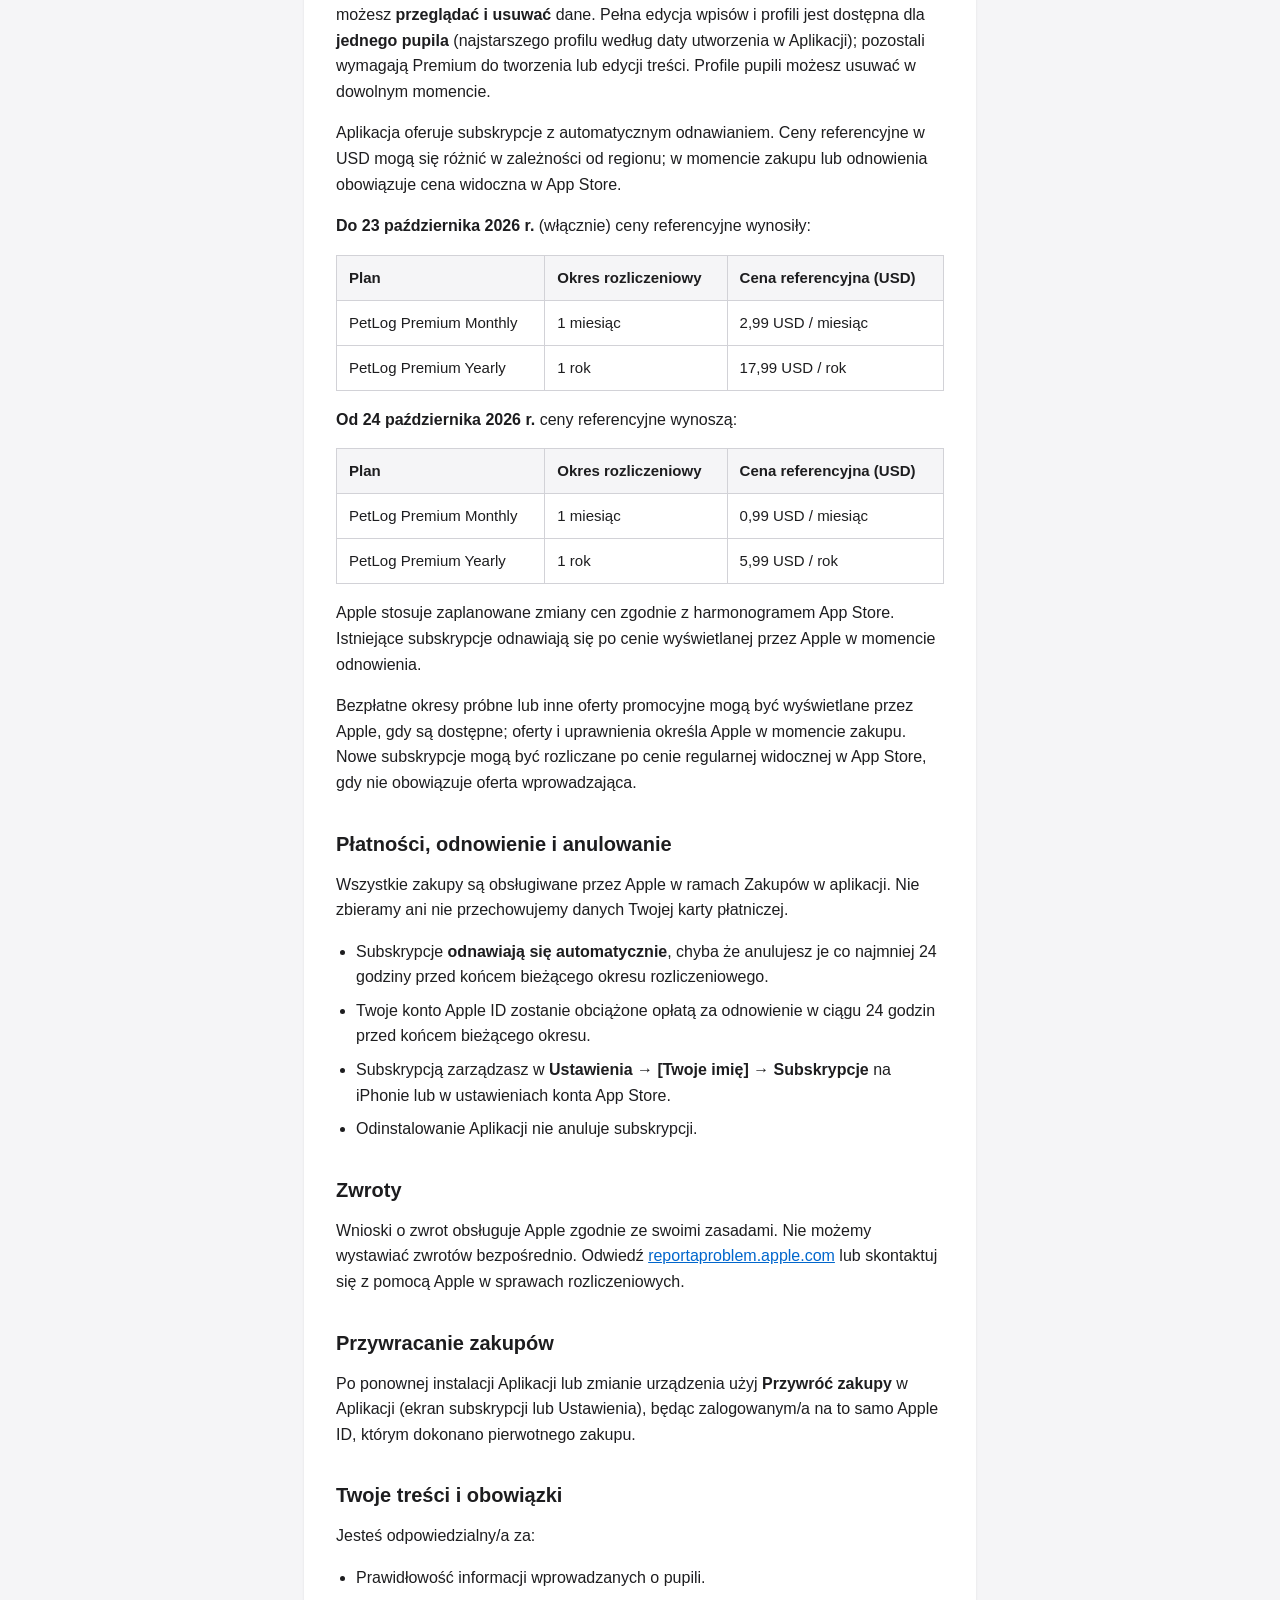
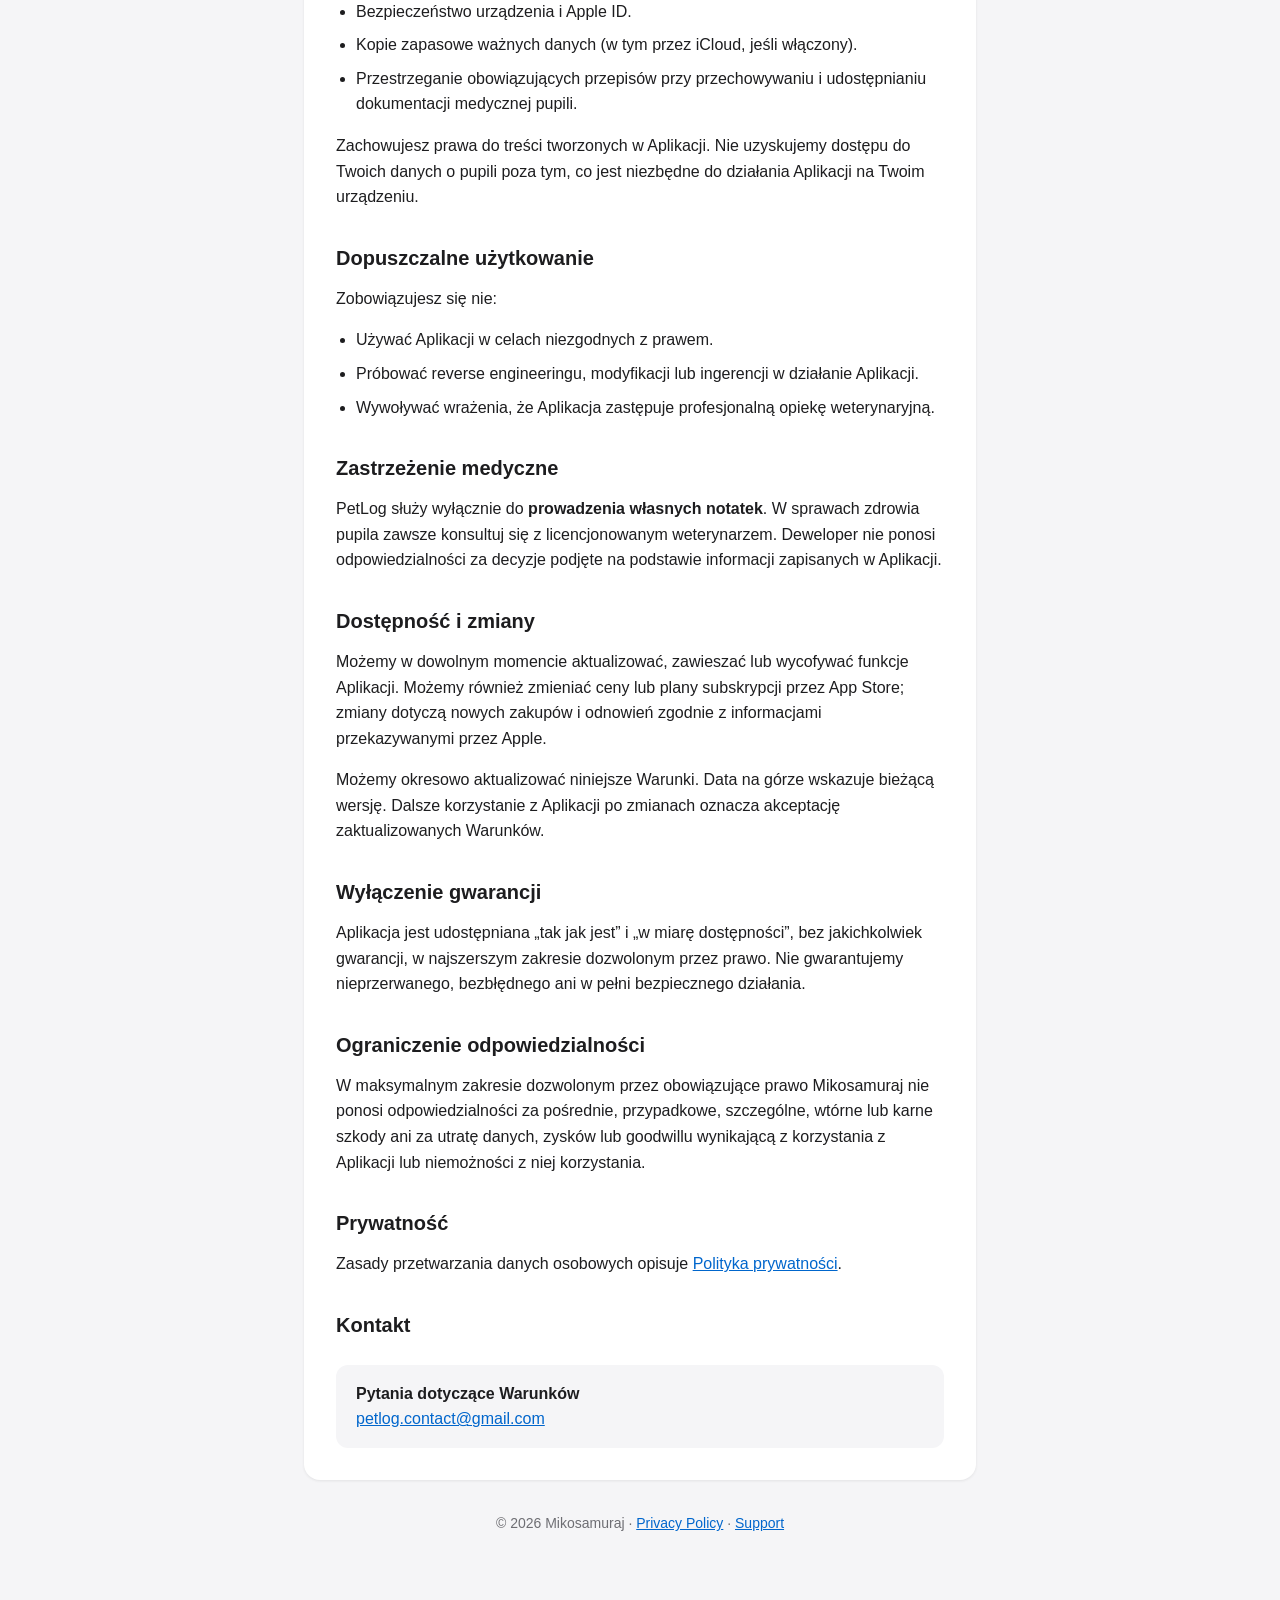
<file: petlog/terms/index.html>
<!doctype html>
<html lang="en">
<head>
    <meta charset="UTF-8">
    <meta name="viewport" content="width=device-width, initial-scale=1">
    <title>PetLog — Terms of Service</title>
    <meta name="description" content="Terms of Service for PetLog, an iOS pet medical journal app.">
    <link rel="stylesheet" href="../style.css">
</head>
<body>
<div class="page">
    <header>
        <a class="logo" href="../">
            <span class="logo-icon" aria-hidden="true">🐾</span>
            <span>PetLog</span>
        </a>
        <nav>
            <a href="../privacy/">Privacy Policy</a>
            <a href="../support/">Support</a>
            <a href="#english">English</a>
            <a href="#polski">Polski</a>
        </nav>
    </header>

    <main class="card" id="english">
        <h1>Terms of Service</h1>
        <p class="meta">
            <strong>Last updated:</strong> October 22, 2026<br>
            <strong>App:</strong> PetLog (iOS)<br>
            <strong>Developer:</strong> Mikosamuraj<br>
            <strong>Contact:</strong> <a href="mailto:petlog.contact@gmail.com">petlog.contact@gmail.com</a>
        </p>

        <h2>Agreement</h2>
        <p>
            By downloading, installing, or using PetLog (“the App”), you agree to these Terms of Service (“Terms”).
            If you do not agree, do not use the App.
        </p>

        <h2>Description of service</h2>
        <p>
            PetLog is a personal pet medical journal for iPhone. It lets you store notes about your pets’ health,
            vet visits, vaccinations, medications, and related attachments. The App may sync data to your private
            iCloud account when you are signed in to iCloud on your device.
        </p>
        <p>
            PetLog is <strong>not</strong> a veterinary service and does <strong>not</strong> provide medical advice,
            diagnoses, or treatment recommendations.
        </p>

        <h2>Free use and Premium subscription</h2>
        <p>
            You can use PetLog with <strong>one pet profile at no charge</strong>, with full access for that pet—including
            creating, editing, and deleting entries, attachments, and PDF export—for as long as you use the App under
            these Terms.
        </p>
        <p>
            <strong>PetLog Premium</strong> is required to <strong>add and fully manage more than one pet</strong>.
            With an active Premium subscription, you can create and manage multiple pet profiles and use all App features
            for each of them.
        </p>
        <p>
            If you have more than one pet profile and your Premium subscription is not active, the App still lets you
            <strong>view and delete</strong> data. Full editing for entries and profiles is available for
            <strong>one pet</strong> (the oldest profile by creation date in the App); other pets require Premium for
            creating or editing content. You may delete pet profiles at any time.
        </p>
        <p>The App offers auto-renewable subscriptions. Reference prices in USD may vary by region; the price shown in the App Store at purchase or renewal always applies.</p>
        <p><strong>Until October 23, 2026</strong> (inclusive), reference prices were:</p>
        <table>
            <thead>
            <tr>
                <th>Plan</th>
                <th>Billing period</th>
                <th>Reference price (USD)</th>
            </tr>
            </thead>
            <tbody>
            <tr>
                <td>PetLog Premium Monthly</td>
                <td>1 month</td>
                <td>$2.99 / month</td>
            </tr>
            <tr>
                <td>PetLog Premium Yearly</td>
                <td>1 year</td>
                <td>$17.99 / year</td>
            </tr>
            </tbody>
        </table>
        <p><strong>From October 24, 2026</strong>, reference prices are:</p>
        <table>
            <thead>
            <tr>
                <th>Plan</th>
                <th>Billing period</th>
                <th>Reference price (USD)</th>
            </tr>
            </thead>
            <tbody>
            <tr>
                <td>PetLog Premium Monthly</td>
                <td>1 month</td>
                <td>$0.99 / month</td>
            </tr>
            <tr>
                <td>PetLog Premium Yearly</td>
                <td>1 year</td>
                <td>$5.99 / year</td>
            </tr>
            </tbody>
        </table>
        <p>
            Apple applies scheduled price changes according to the App Store price schedule. Existing subscriptions renew at
            the price displayed by Apple at renewal time.
        </p>
        <p>
            Introductory free trials or other promotional offers may be shown by Apple when available; offers and
            eligibility are determined by Apple at purchase time. New subscriptions may be billed at the regular price
            shown in the App Store when no introductory offer applies.
        </p>

        <h2>Payment, renewal, and cancellation</h2>
        <p>
            All purchases are processed by Apple through In-App Purchase. We do not collect or store your payment
            card information.
        </p>
        <ul>
            <li>Subscriptions <strong>renew automatically</strong> unless canceled at least 24 hours before the end of the current billing period.</li>
            <li>Your Apple ID account is charged for renewal within 24 hours prior to the end of the current period.</li>
            <li>You can manage or cancel subscriptions in <strong>Settings → [Your Name] → Subscriptions</strong> on your iPhone, or through the App Store account settings.</li>
            <li>Deleting the App does not cancel your subscription.</li>
        </ul>

        <h2>Refunds</h2>
        <p>
            Refund requests are handled by Apple according to Apple’s policies. We cannot issue refunds directly.
            Visit <a href="https://reportaproblem.apple.com/" target="_blank" rel="noopener noreferrer">reportaproblem.apple.com</a>
            or contact Apple Support for billing issues.
        </p>

        <h2>Restore purchases</h2>
        <p>
            If you reinstall the App or switch devices, use <strong>Restore Purchases</strong> in the App (subscription
            screen or Settings) while signed in with the same Apple ID used for the original purchase.
        </p>

        <h2>Your content and responsibilities</h2>
        <p>You are responsible for:</p>
        <ul>
            <li>The accuracy of information you enter about your pets.</li>
            <li>Keeping your device and Apple ID secure.</li>
            <li>Backing up important data (including via iCloud if enabled).</li>
            <li>Complying with applicable laws when storing and sharing pet health records.</li>
        </ul>
        <p>
            You retain ownership of content you create in the App. We do not access, review, or use your personal
            pet data except as needed to provide App functionality on your device.
        </p>

        <h2>Acceptable use</h2>
        <p>You agree not to:</p>
        <ul>
            <li>Use the App for unlawful purposes.</li>
            <li>Attempt to reverse engineer, modify, or interfere with the App’s operation.</li>
            <li>Misrepresent the App as a substitute for professional veterinary care.</li>
        </ul>

        <h2>Medical disclaimer</h2>
        <p>
            PetLog is for <strong>personal record-keeping only</strong>. Always consult a licensed veterinarian for
            health decisions about your pet. The developer is not liable for decisions made based on information
            stored in the App.
        </p>

        <h2>Availability and changes</h2>
        <p>
            We may update, suspend, or discontinue features of the App at any time. We may also update subscription
            pricing or plans through the App Store; changes apply to new purchases and renewals as communicated by Apple.
        </p>
        <p>
            We may revise these Terms from time to time. The “Last updated” date above indicates the current version.
            Continued use of the App after changes constitutes acceptance of the updated Terms.
        </p>

        <h2>Disclaimer of warranties</h2>
        <p>
            The App is provided “as is” and “as available” without warranties of any kind, to the fullest extent
            permitted by law. We do not guarantee uninterrupted, error-free, or secure operation.
        </p>

        <h2>Limitation of liability</h2>
        <p>
            To the maximum extent permitted by applicable law, Mikosamuraj shall not be liable for any indirect,
            incidental, special, consequential, or punitive damages, or for loss of data, profits, or goodwill,
            arising from your use of the App or inability to use the App.
        </p>

        <h2>Privacy</h2>
        <p>
            Our handling of personal data is described in the
            <a href="../privacy/">Privacy Policy</a>.
        </p>

        <h2>Contact</h2>
        <div class="contact-box">
            <strong>Questions about these Terms</strong><br>
            <a href="mailto:petlog.contact@gmail.com">petlog.contact@gmail.com</a>
        </div>

        <hr class="lang-divider" id="polski">

        <h1>Warunki użytkowania</h1>
        <p class="meta">
            <strong>Ostatnia aktualizacja:</strong> 22 października 2026<br>
            <strong>Aplikacja:</strong> PetLog (iOS)<br>
            <strong>Deweloper:</strong> Mikosamuraj<br>
            <strong>Kontakt:</strong> <a href="mailto:petlog.contact@gmail.com">petlog.contact@gmail.com</a>
        </p>

        <h2>Umowa</h2>
        <p>
            Pobierając, instalując lub korzystając z PetLog („Aplikacja”), akceptujesz niniejsze Warunki użytkowania
            („Warunki”). Jeśli się nie zgadzasz, nie korzystaj z Aplikacji.
        </p>

        <h2>Opis usługi</h2>
        <p>
            PetLog to osobisty dziennik medyczny pupili na iPhone’a. Umożliwia zapisywanie notatek o zdrowiu,
            wizytach weterynaryjnych, szczepieniach, lekach i powiązanych załącznikach. Aplikacja może synchronizować
            dane z Twoim prywatnym kontem iCloud, gdy jesteś zalogowany/a do iCloud na urządzeniu.
        </p>
        <p>
            PetLog <strong>nie</strong> jest usługą weterynaryjną i <strong>nie</strong> udziela porad medycznych,
            diagnoz ani zaleceń terapeutycznych.
        </p>

        <h2>Darmowy plan i subskrypcja Premium</h2>
        <p>
            Możesz korzystać z PetLog z <strong>jednym profilem pupila bez opłat</strong>, z pełnym dostępem dla tego
            pupila—w tym tworzeniem, edycją i usuwaniem wpisów, załączników oraz eksportem PDF—o ile korzystasz
            z Aplikacji zgodnie z niniejszymi Warunkami.
        </p>
        <p>
            <strong>PetLog Premium</strong> jest wymagane, aby <strong>dodać i w pełni obsługiwać więcej niż jednego pupila</strong>.
            Przy aktywnej subskrypcji Premium możesz tworzyć wiele profili i korzystać ze wszystkich funkcji Aplikacji
            dla każdego z nich.
        </p>
        <p>
            Jeśli masz więcej niż jednego pupila i subskrypcja Premium nie jest aktywna, nadal możesz
            <strong>przeglądać i usuwać</strong> dane. Pełna edycja wpisów i profili jest dostępna dla
            <strong>jednego pupila</strong> (najstarszego profilu według daty utworzenia w Aplikacji); pozostali
            wymagają Premium do tworzenia lub edycji treści. Profile pupili możesz usuwać w dowolnym momencie.
        </p>
        <p>Aplikacja oferuje subskrypcje z automatycznym odnawianiem. Ceny referencyjne w USD mogą się różnić w zależności od regionu; w momencie zakupu lub odnowienia obowiązuje cena widoczna w App Store.</p>
        <p><strong>Do 23 października 2026 r.</strong> (włącznie) ceny referencyjne wynosiły:</p>
        <table>
            <thead>
            <tr>
                <th>Plan</th>
                <th>Okres rozliczeniowy</th>
                <th>Cena referencyjna (USD)</th>
            </tr>
            </thead>
            <tbody>
            <tr>
                <td>PetLog Premium Monthly</td>
                <td>1 miesiąc</td>
                <td>2,99 USD / miesiąc</td>
            </tr>
            <tr>
                <td>PetLog Premium Yearly</td>
                <td>1 rok</td>
                <td>17,99 USD / rok</td>
            </tr>
            </tbody>
        </table>
        <p><strong>Od 24 października 2026 r.</strong> ceny referencyjne wynoszą:</p>
        <table>
            <thead>
            <tr>
                <th>Plan</th>
                <th>Okres rozliczeniowy</th>
                <th>Cena referencyjna (USD)</th>
            </tr>
            </thead>
            <tbody>
            <tr>
                <td>PetLog Premium Monthly</td>
                <td>1 miesiąc</td>
                <td>0,99 USD / miesiąc</td>
            </tr>
            <tr>
                <td>PetLog Premium Yearly</td>
                <td>1 rok</td>
                <td>5,99 USD / rok</td>
            </tr>
            </tbody>
        </table>
        <p>
            Apple stosuje zaplanowane zmiany cen zgodnie z harmonogramem App Store. Istniejące subskrypcje odnawiają się
            po cenie wyświetlanej przez Apple w momencie odnowienia.
        </p>
        <p>
            Bezpłatne okresy próbne lub inne oferty promocyjne mogą być wyświetlane przez Apple, gdy są dostępne;
            oferty i uprawnienia określa Apple w momencie zakupu. Nowe subskrypcje mogą być rozliczane po cenie
            regularnej widocznej w App Store, gdy nie obowiązuje oferta wprowadzająca.
        </p>

        <h2>Płatności, odnowienie i anulowanie</h2>
        <p>
            Wszystkie zakupy są obsługiwane przez Apple w ramach Zakupów w aplikacji. Nie zbieramy ani nie przechowujemy
            danych Twojej karty płatniczej.
        </p>
        <ul>
            <li>Subskrypcje <strong>odnawiają się automatycznie</strong>, chyba że anulujesz je co najmniej 24 godziny przed końcem bieżącego okresu rozliczeniowego.</li>
            <li>Twoje konto Apple ID zostanie obciążone opłatą za odnowienie w ciągu 24 godzin przed końcem bieżącego okresu.</li>
            <li>Subskrypcją zarządzasz w <strong>Ustawienia → [Twoje imię] → Subskrypcje</strong> na iPhonie lub w ustawieniach konta App Store.</li>
            <li>Odinstalowanie Aplikacji nie anuluje subskrypcji.</li>
        </ul>

        <h2>Zwroty</h2>
        <p>
            Wnioski o zwrot obsługuje Apple zgodnie ze swoimi zasadami. Nie możemy wystawiać zwrotów bezpośrednio.
            Odwiedź <a href="https://reportaproblem.apple.com/" target="_blank" rel="noopener noreferrer">reportaproblem.apple.com</a>
            lub skontaktuj się z pomocą Apple w sprawach rozliczeniowych.
        </p>

        <h2>Przywracanie zakupów</h2>
        <p>
            Po ponownej instalacji Aplikacji lub zmianie urządzenia użyj <strong>Przywróć zakupy</strong> w Aplikacji
            (ekran subskrypcji lub Ustawienia), będąc zalogowanym/a na to samo Apple ID, którym dokonano pierwotnego zakupu.
        </p>

        <h2>Twoje treści i obowiązki</h2>
        <p>Jesteś odpowiedzialny/a za:</p>
        <ul>
            <li>Prawidłowość informacji wprowadzanych o pupili.</li>
            <li>Bezpieczeństwo urządzenia i Apple ID.</li>
            <li>Kopie zapasowe ważnych danych (w tym przez iCloud, jeśli włączony).</li>
            <li>Przestrzeganie obowiązujących przepisów przy przechowywaniu i udostępnianiu dokumentacji medycznej pupili.</li>
        </ul>
        <p>
            Zachowujesz prawa do treści tworzonych w Aplikacji. Nie uzyskujemy dostępu do Twoich danych o pupili
            poza tym, co jest niezbędne do działania Aplikacji na Twoim urządzeniu.
        </p>

        <h2>Dopuszczalne użytkowanie</h2>
        <p>Zobowiązujesz się nie:</p>
        <ul>
            <li>Używać Aplikacji w celach niezgodnych z prawem.</li>
            <li>Próbować reverse engineeringu, modyfikacji lub ingerencji w działanie Aplikacji.</li>
            <li>Wywoływać wrażenia, że Aplikacja zastępuje profesjonalną opiekę weterynaryjną.</li>
        </ul>

        <h2>Zastrzeżenie medyczne</h2>
        <p>
            PetLog służy wyłącznie do <strong>prowadzenia własnych notatek</strong>. W sprawach zdrowia pupila
            zawsze konsultuj się z licencjonowanym weterynarzem. Deweloper nie ponosi odpowiedzialności za decyzje
            podjęte na podstawie informacji zapisanych w Aplikacji.
        </p>

        <h2>Dostępność i zmiany</h2>
        <p>
            Możemy w dowolnym momencie aktualizować, zawieszać lub wycofywać funkcje Aplikacji. Możemy również
            zmieniać ceny lub plany subskrypcji przez App Store; zmiany dotyczą nowych zakupów i odnowień zgodnie
            z informacjami przekazywanymi przez Apple.
        </p>
        <p>
            Możemy okresowo aktualizować niniejsze Warunki. Data na górze wskazuje bieżącą wersję. Dalsze korzystanie
            z Aplikacji po zmianach oznacza akceptację zaktualizowanych Warunków.
        </p>

        <h2>Wyłączenie gwarancji</h2>
        <p>
            Aplikacja jest udostępniana „tak jak jest” i „w miarę dostępności”, bez jakichkolwiek gwarancji,
            w najszerszym zakresie dozwolonym przez prawo. Nie gwarantujemy nieprzerwanego, bezbłędnego ani
            w pełni bezpiecznego działania.
        </p>

        <h2>Ograniczenie odpowiedzialności</h2>
        <p>
            W maksymalnym zakresie dozwolonym przez obowiązujące prawo Mikosamuraj nie ponosi odpowiedzialności
            za pośrednie, przypadkowe, szczególne, wtórne lub karne szkody ani za utratę danych, zysków lub
            goodwillu wynikającą z korzystania z Aplikacji lub niemożności z niej korzystania.
        </p>

        <h2>Prywatność</h2>
        <p>
            Zasady przetwarzania danych osobowych opisuje
            <a href="../privacy/">Polityka prywatności</a>.
        </p>

        <h2>Kontakt</h2>
        <div class="contact-box">
            <strong>Pytania dotyczące Warunków</strong><br>
            <a href="mailto:petlog.contact@gmail.com">petlog.contact@gmail.com</a>
        </div>
    </main>

    <footer>
        © 2026 Mikosamuraj · <a href="../privacy/">Privacy Policy</a> · <a href="../support/">Support</a>
    </footer>
</div>
</body>
</html>
</file>
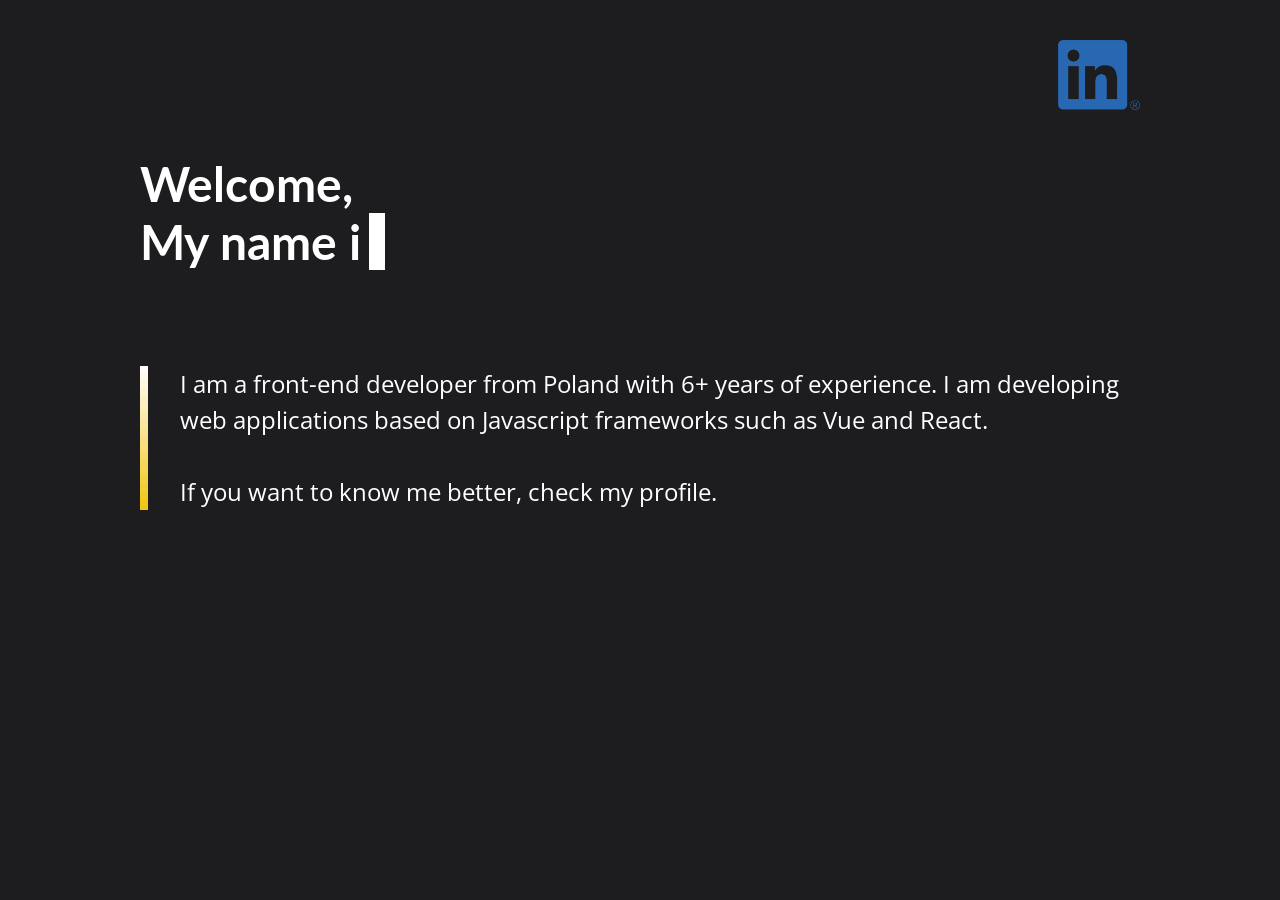
<file: me.html>
<!doctype html>
<html lang="en">
<head>
    <link rel="preconnect" href="https://fonts.googleapis.com">
    <link rel="preconnect" href="https://fonts.gstatic.com" crossorigin>

    <link href="https://fonts.googleapis.com/css2?family=Inconsolata:wght@300&family=Open+Sans:wght@300&family=Roboto:wght@100;300&display=swap"
          rel="stylesheet">

    <link href="https://fonts.googleapis.com/css2?family=Lato:wght@700&display=swap" rel="stylesheet">
    <title>Mikołaj Sojka front-end developer</title>
    <meta name="author" content="Mikołaj Sojka">
    <link rel="icon" href="me.jpg" type="image/jpg">

    <!--    <meta name="viewport" content="width=device-width, initial-scale=0.5">-->
    <meta charset="UTF-8">
    <meta property="og:image" content="me.jpg" />
</head>
<body>
<div id="about">
    <div id="navbar">
        <a href="https://www.linkedin.com/in/miko%C5%82aj-sojka-7b4680a0" target="_blank">
            <img src="linkedin.png">
        </a>
    </div>
    <span id="welcome-note">
        <br>
    </span>
    <div id="description">
        I am a front-end developer from Poland with 6+ years of experience. I am developing web applications based on Javascript frameworks such as Vue and React. <br><br>If you want to know me better, check my profile.
    </div>
</div>
</body>

<script>

    const openLinkedin = () => {
        window.open('https://www.linkedin.com/in/miko%C5%82aj-sojka-7b4680a0', '_blank')
    }

    window.onload = async () => {

        const textElement = document.querySelector('#welcome-note')
        const textAnimations = async () => {
            const writingText = 'My name is Mikołaj.'
                .split('')

            const animationTime = 100
            const animationSpeedUpOnLetter = 10
            const refs = []

            for (let letter of writingText) {
                await new Promise((resolve) => {
                    const _timeout = setTimeout(() => {
                        resolve()

                        clearTimeout(_timeout)
                    }, animationTime)
                })

                const span = document.createElement('span')

                span.innerHTML += letter

                textElement.appendChild(span)
                refs.push(span)
            }

            let index = 0
            for (const ref of refs.reverse()) {
                await new Promise((resolve) => {
                    let _animationSpeed = animationTime

                    if (index > animationSpeedUpOnLetter) _animationSpeed = animationTime / 2
                    if (index > (animationSpeedUpOnLetter * 2)) _animationSpeed = animationTime / 3

                    const _timeout = setTimeout(() => {
                        resolve()

                        clearTimeout(_timeout)
                    }, Math.round(_animationSpeed))
                })

                // Infinite animation effect
                // textElement.removeChild(ref)
                index += 1
                const cursor = document.querySelector('#welcome-note');
                cursor.classList.add('hidden-cursor')
            }
            // Infinite animation effect
            // textAnimations()
        }
        textAnimations()
    }
</script>

<style>
    body {
        display: flex;
        justify-content: center;
        background: #1d1d20;

        color: white;

        font-family: 'Open Sans', sans-serif;
    }

    #navbar {
        margin-bottom: 40px;
        padding-top: 32px;

        display: flex;
        justify-content: flex-end;
    }

    img {
        height: 70px;
        cursor: pointer;

        animation: shake-animation 0.75s 5s 1 normal;
        animation-delay: 5s;
    }

    img:hover {
        animation-play-state: paused;
        opacity: 0.8;
    }

    #about {
        width: 1000px;
        height: 100%;
    }

    #welcome-note {
        margin-top: 8px;

        font-family: 'Lato', sans-serif;
        font-size: 48px;
        font-weight: 700;
        line-height: 1.2;
        letter-spacing: 0;
    }

    #description {
        margin-top: 96px;
        font-size: 24px;
        line-height: 1.5;

        border-left: 8px solid;
        border-image: linear-gradient(white, #F1C40F) 1 100%;
        padding-left: 32px;
    }

    #welcome-note::before {
        content: 'Welcome, ';
    }

    #welcome-note::after {
        content: '';
        display: inline;
        padding-left: 8px;

        border-right: 16px solid;

        animation: 1s cursor-animation infinite;
    }

    .hidden-cursor::after {
        display: none !important;
    }

    @keyframes shake-animation {
        25%, 75% {
            transform: translateY(5px) rotateZ(10deg);
        }
        0%, 50%, 100% {
            transform: rotateZ(0);
        }
    }

    @keyframes cursor-animation {
        from {
            border-color: #F1C40F;
        }
        to {
            border-color: #1d1d20;
        }
    }

    @media screen and (max-width: 992px) {
        #navbar {
            margin-bottom: 96px;
        }

        #welcome-note {
            font-size: 64px;
        }

        #about {
            width: 100%;
            padding: 40px;
            font-size: 32px;
        }

        img {
            height: 100px;
        }
    }
</style>

<!-- ©2024 Mikołaj Sojka -->
</html>
</file>
<file: petlog/style.css>
*,
*::before,
*::after {
    box-sizing: border-box;
}

body {
    margin: 0;
    font-family: -apple-system, BlinkMacSystemFont, "Segoe UI", Roboto, Helvetica, Arial, sans-serif;
    font-size: 16px;
    line-height: 1.6;
    color: #1d1d1f;
    background: #f5f5f7;
}

.page {
    max-width: 720px;
    margin: 0 auto;
    padding: 48px 24px 80px;
}

header {
    margin-bottom: 40px;
}

.logo {
    display: inline-flex;
    align-items: center;
    gap: 10px;
    font-size: 1.25rem;
    font-weight: 700;
    color: #1d1d1f;
    text-decoration: none;
}

.logo-icon {
    font-size: 1.5rem;
}

nav {
    margin-top: 16px;
    display: flex;
    flex-wrap: wrap;
    gap: 12px 20px;
    font-size: 0.9375rem;
}

nav a {
    color: #0066cc;
    text-decoration: none;
}

nav a:hover {
    text-decoration: underline;
}

.card {
    background: #fff;
    border-radius: 16px;
    padding: 32px;
    box-shadow: 0 1px 3px rgba(0, 0, 0, 0.08);
}

h1 {
    margin: 0 0 8px;
    font-size: 2rem;
    line-height: 1.2;
}

.meta {
    margin: 0 0 32px;
    color: #6e6e73;
    font-size: 0.9375rem;
}

h2 {
    margin: 32px 0 12px;
    font-size: 1.25rem;
}

h2:first-of-type {
    margin-top: 0;
}

h3 {
    margin: 24px 0 8px;
    font-size: 1.0625rem;
}

p,
ul {
    margin: 0 0 16px;
}

ul {
    padding-left: 1.25rem;
}

li {
    margin-bottom: 8px;
}

a {
    color: #0066cc;
}

table {
    width: 100%;
    border-collapse: collapse;
    margin: 0 0 16px;
    font-size: 0.9375rem;
}

th,
td {
    border: 1px solid #d2d2d7;
    padding: 10px 12px;
    text-align: left;
    vertical-align: top;
}

th {
    background: #f5f5f7;
}

.lang-divider {
    margin: 48px 0 32px;
    border: 0;
    border-top: 1px solid #d2d2d7;
}

.contact-box {
    margin-top: 24px;
    padding: 16px 20px;
    background: #f5f5f7;
    border-radius: 12px;
}

footer {
    margin-top: 32px;
    color: #6e6e73;
    font-size: 0.875rem;
    text-align: center;
}

@media (max-width: 600px) {
    .page {
        padding: 32px 16px 64px;
    }

    .card {
        padding: 24px 20px;
    }

    h1 {
        font-size: 1.625rem;
    }
}
</file>
<file: style.min.css>
*{box-sizing:border-box;margin:0;padding:0}html,body{width:100%;height:100%;overflow:hidden;background:#1a1a2e;touch-action:none;user-select:none;-webkit-user-select:none}#wrap{display:flex;align-items:center;justify-content:center;width:100%;height:100%}#stage{position:relative;width:min(100vw,56.25vh);height:min(100vh,calc(100vw * 256 / 144));container-type:size;box-shadow:0 0 0 4px #0f0f1a,0 8px 32px #00000080}#game{display:block;image-rendering:pixelated;image-rendering:crisp-edges;width:100%;height:100%}#contact{display:none;position:absolute;left:8.3%;width:83.4%;top:44%;height:34%;pointer-events:none;flex-direction:column;z-index:2}#contact.visible{display:flex}#contact-art-wrap{position:relative;flex:1;min-height:0;width:100%}#contact-art{display:block;width:100%;height:100%;image-rendering:pixelated;image-rendering:crisp-edges}#contact-footer{flex-shrink:0;display:flex;flex-direction:column;align-items:center;gap:min(1.5cqh,10px);padding-top:min(1.8cqh,8px);pointer-events:auto}#contact a{position:absolute;z-index:1;left:0;width:100%;color:transparent;font-size:12px;text-align:center;text-decoration:none;pointer-events:auto;cursor:pointer;user-select:text;-webkit-user-select:text}#play-btn{appearance:none;border:3px solid #1a3a1a;border-radius:0;padding:min(2.2cqh,14px) min(8cqw,36px);font-size:0;line-height:0;color:transparent;background:linear-gradient(#6ed47a,#4caf50 55%,#2e7d32);box-shadow:0 4px #1a3a1a,0 6px #0003;cursor:pointer;touch-action:manipulation}#play-label{display:block;width:min(28cqw,120px);height:auto;image-rendering:pixelated;image-rendering:crisp-edges;pointer-events:none}#play-btn:active:not(:disabled){transform:translateY(2px);box-shadow:0 2px #1a3a1a}#play-btn:disabled{opacity:.45;cursor:not-allowed}
</file>
<file: virtual-me/style.min.css>
*{box-sizing:border-box;margin:0;padding:0}html,body{width:100%;height:100%;overflow:hidden;background:#1a1410;touch-action:manipulation}#wrap{display:flex;align-items:center;justify-content:center;width:100%;height:100%}#stage{position:relative;width:min(100vw,calc(100vh * 256 / 144));height:min(100vh,56.25vw);container-type:size;background:#1a1410;box-shadow:0 0 0 4px #0e0c0a,0 8px 32px #00000080}#scene{display:block;width:100%;height:100%;image-rendering:pixelated;image-rendering:crisp-edges}#bubble{position:absolute;z-index:2;left:2.5%;top:3%;width:40%;max-height:48%;padding:.55em .65em .65em;background:#fffaf0;color:#2a2118;border:3px solid #2a2118;box-shadow:4px 4px #2a2118;font-family:Courier New,ui-monospace,monospace;font-size:clamp(12px,2.5cqw,18px);font-weight:700;line-height:1.35;user-select:text;-webkit-user-select:text}#bubble:after,#bubble:before{content:"";position:absolute;top:clamp(.9em,24cqh,calc(100% - 1.2em));border-style:solid;border-color:transparent}#bubble:after{right:-14px;margin-top:-10px;border-width:10px 0 10px 14px;border-left-color:#2a2118}#bubble:before{right:-8px;margin-top:-7px;border-width:7px 0 7px 11px;border-left-color:#fffaf0;z-index:1}#bubble-text{max-height:40cqh;overflow-y:auto;white-space:pre-wrap;overflow-wrap:anywhere}#chat{position:absolute;z-index:3;inset:60.5% 2.6% 4.8% 3.4%}#chat textarea{display:block;width:72%;height:100%;resize:none;border:3px solid #1a120c;border-radius:0;background:#fffaf0;color:#2a2118;font-family:Courier New,ui-monospace,monospace;font-size:clamp(16px,2.4cqw,18px);font-weight:700;line-height:1.35;padding:.55em .65em;outline:none}#chat textarea::placeholder{color:#a89880;font-weight:700}#chat textarea:focus{background:#fff}#send-btn{appearance:none;position:absolute;right:0;bottom:0;border:3px solid #1a120c;border-radius:0;padding:.45em .85em;font-family:Courier New,ui-monospace,monospace;font-size:clamp(14px,2.2cqw,16px);font-weight:700;letter-spacing:.04em;color:#2a1c10;background:linear-gradient(#f2d48a,#e0a84a 55%,#c4842a);box-shadow:0 4px #1a120c;cursor:pointer;touch-action:manipulation}#send-btn:active:not(:disabled){transform:translateY(2px);box-shadow:0 2px #1a120c}#send-btn:disabled,#chat textarea:disabled{opacity:.55;cursor:not-allowed}
</file>
